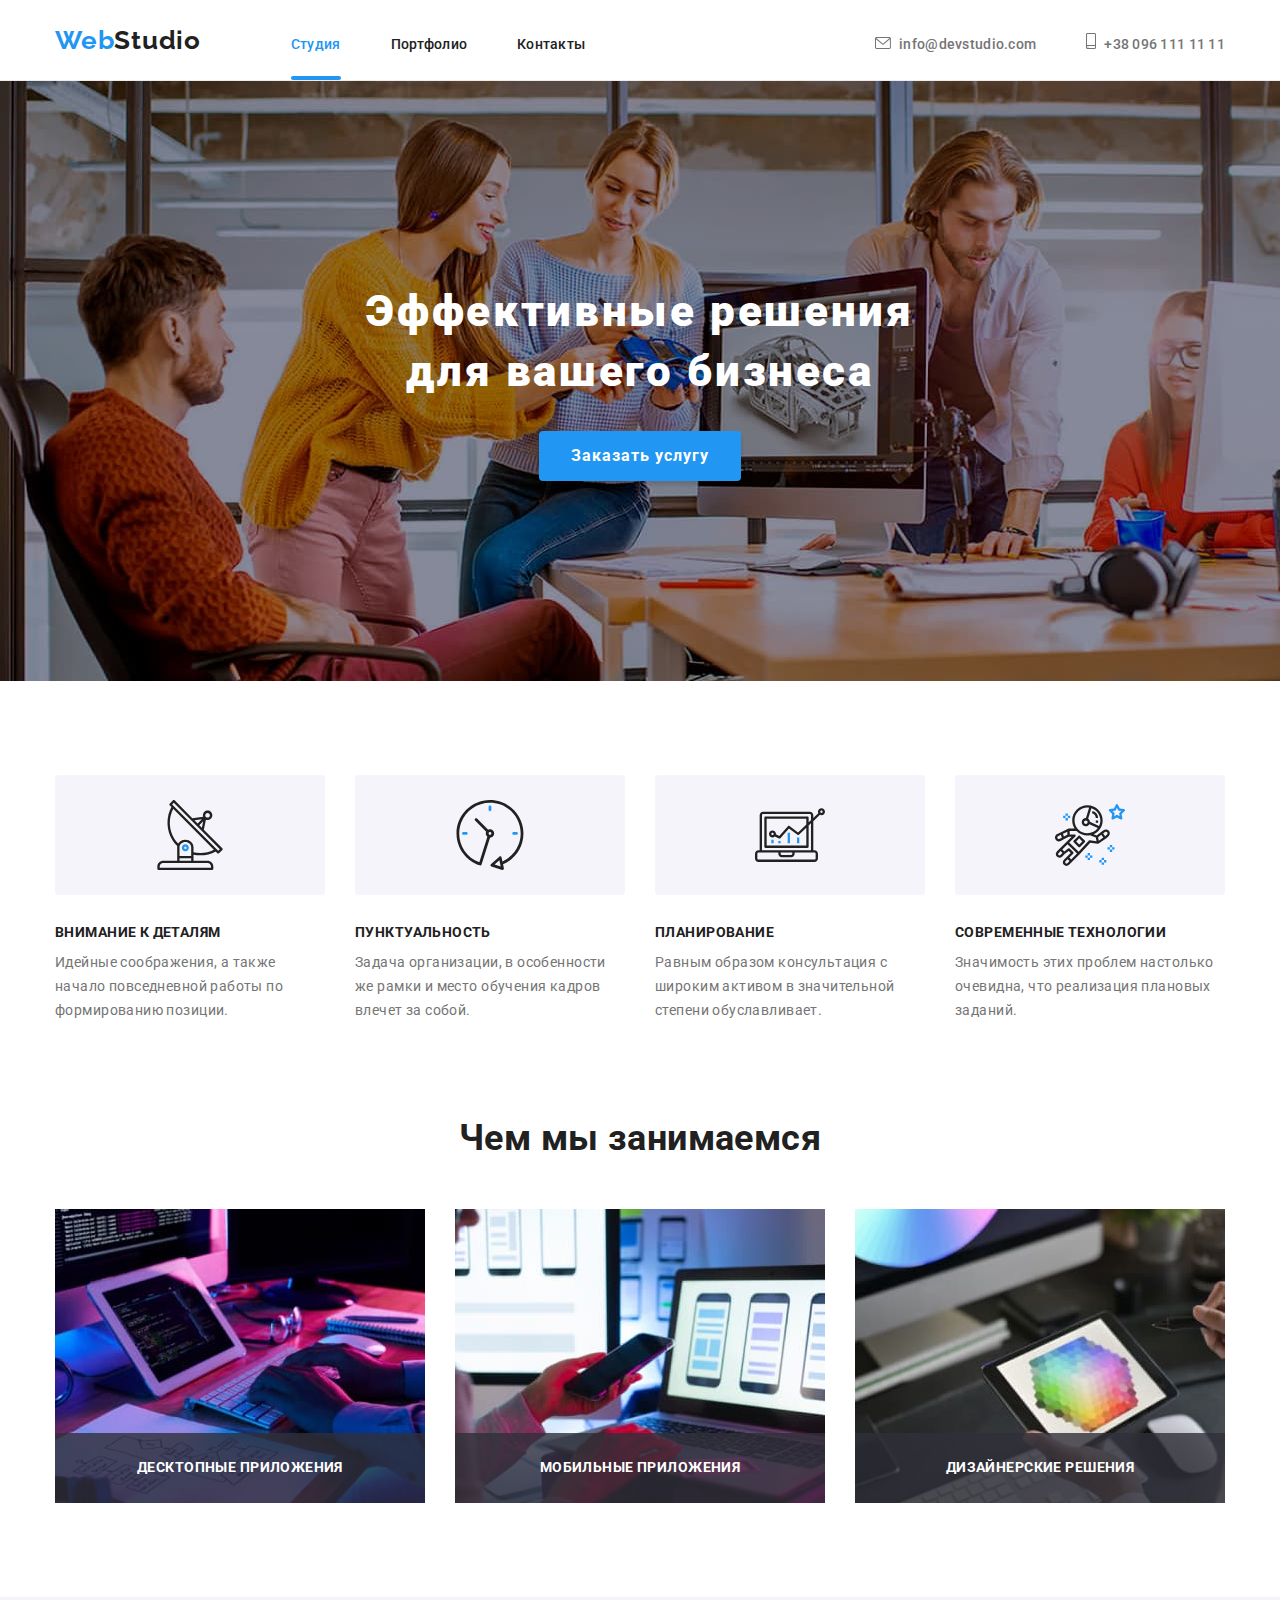
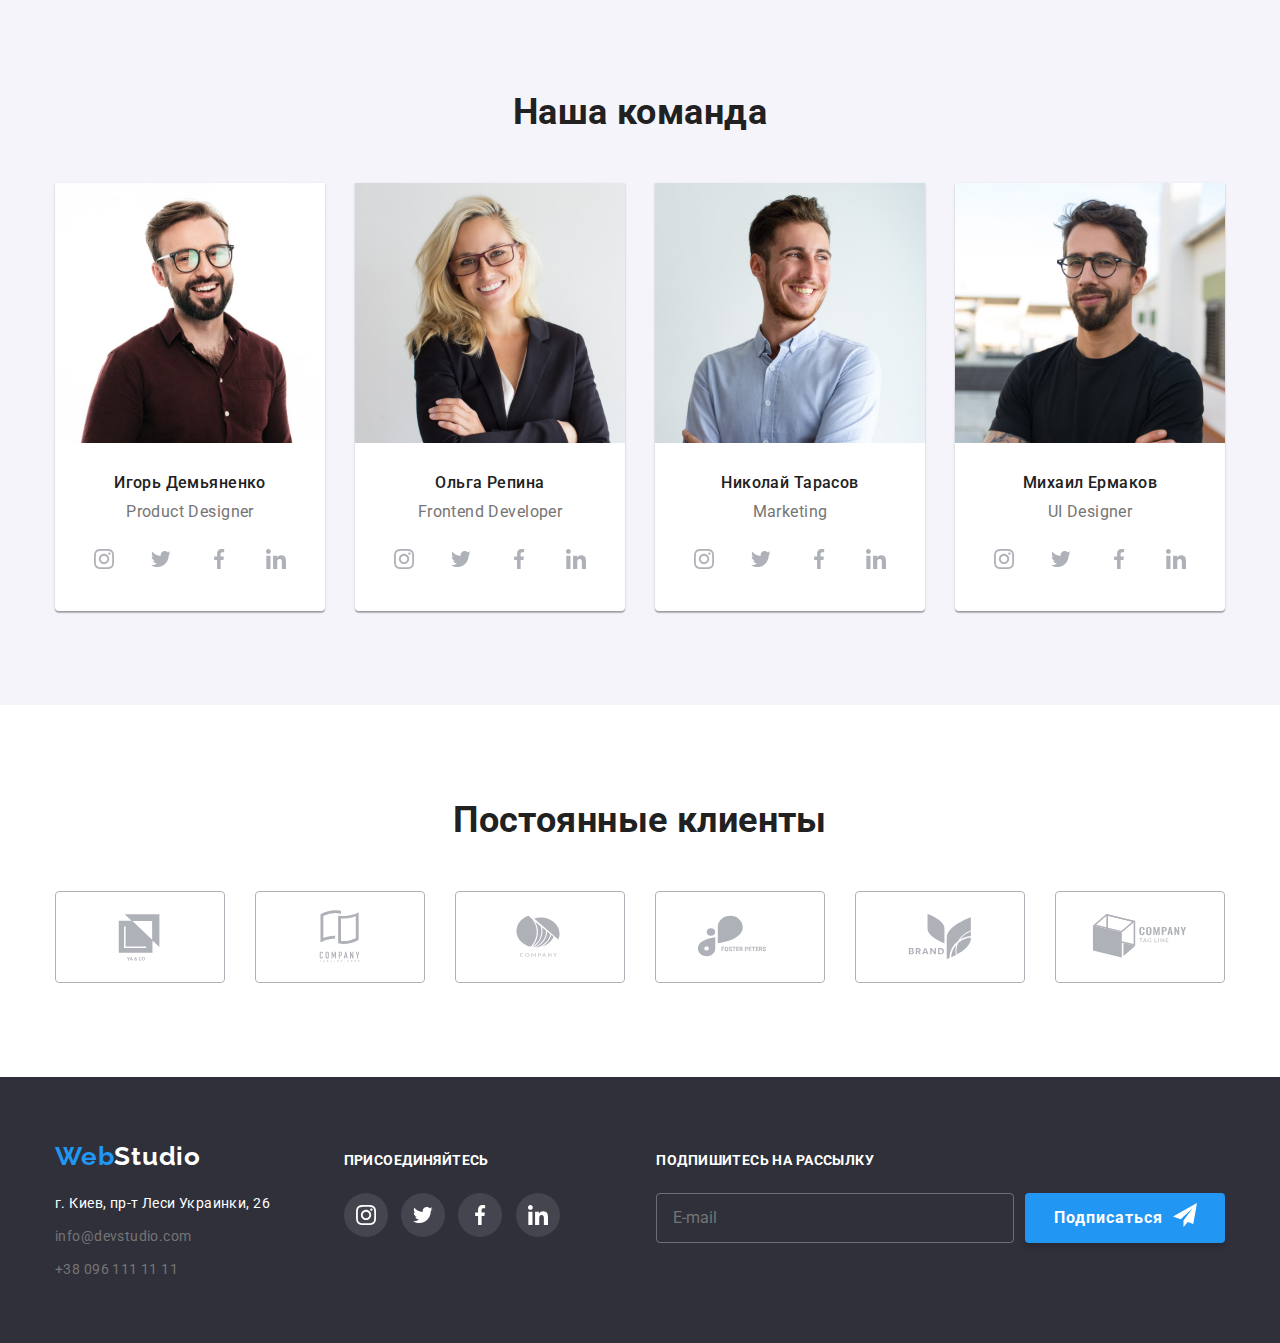
<file: index.html>
<!DOCTYPE html>
<html lang="ru">

<head>
  <meta charset="UTF-8">
  <meta http-equiv="X-UA-Compatible" content="IE=edge">
  <meta name="viewport" content="width=device-width, initial-scale=1.0">
  <title>Студия</title>
  <link rel="preconnect" href="https://fonts.googleapis.com">
  <link rel="preconnect" href="https://fonts.gstatic.com" crossorigin>
  <link href="https://fonts.googleapis.com/css2?family=Raleway:wght@700&family=Roboto:wght@400;500;700;900&display=swap"
    rel="stylesheet">
  <link rel="stylesheet" href="https://cdnjs.cloudflare.com/ajax/libs/modern-normalize/1.1.0/modern-normalize.min.css">
  <!--<link rel="stylesheet" href="./css/styles.css">-->
  <link rel="stylesheet" href="./css/main.min.css">

</head>

<body>

  <header class="page-header">

    <div class="page-header__addition container">

              <a lang="en" href="./index.html" class="logo underline-remover"><span class="logo__design">Web</span>Studio</a>


      <nav class="page-header__navigation">


        
        <ul class="page-header__list--first">
          <li class="page-header__item"><a href="./index.html"
              class="page-header__link active underline-remover">Студия</a>
          </li>
          <li class="page-header__item"><a href="./portfolio.html"
              class="page-header__link underline-remover">Портфолио</a>
          </li>
          <li class="page-header__item"><a href="./contacts.html"
              class="page-header__link underline-remover">Контакты</a>
          </li>
        </ul>

                    <button class="button__menu--open" data-menu-open>
                      <svg class="" width="24" height="16">
                        <use href="./images/icons.svg#icon-burger-button"></use>
                      </svg>
                    </button>


      </nav>

      <ul class="page-header__list--second">
        <li class="page-header__item--alternative"><a href="mailto:info@devstudio.com"
            class="page-header__contacts underline-remover"><svg class="page-header__icon--envelope" >
              <use href="./images/icons.svg#icon-envelope"></use>
            </svg>info@devstudio.com</a>
        </li>
        <li class="page-header__item--alternative"><a href="tel:+380961111111" class="page-header__contacts underline-remover"><svg
              class="page-header__icon--smartphone" >
              <use href="./images/icons.svg#icon-smartphone"></use>
            </svg>+38 096 111 11 11</a>
        </li>
      </ul>
    </div>

<div class="header-menu is-hidden" data-menu>
        <button class="menu-close" data-menu-close>
          <svg class="menu-x" width="44" height="44">
            <use href="./images/icons.svg#icon-x"></use>
          </svg>
        </button>

        <div class="header-menu__nav">
          <ul>
            <li class="header-menu__item">
              <a class="header-menu__link underline-remover current" href="./index.html">Студия</a>
            </li>
            <li class="header-menu__item">
              <a class="header-menu__link underline-remover" href="./portfolio.html">Портфолио</a>
            </li>
            <li class="header-menu__item">
              <a class="header-menu__link underline-remover" href="">Контакты</a>
            </li>
          </ul>
        </div>

        <div>
          <ul>
            <li>
              <a class="header-menu__telephone underline-remover" href="tel:+380961111111">+38 096 111 11 11</a>
            </li>
            <li>
              <a class="header-menu__email underline-remover" href="mailto:info@devstudio.com">info@devstudio.com</a>
            </li>
          </ul>
          <div>
            <ul class="header-menu__social">
              <li class="header-menu__social-item">
                <a class="header-menu__social-link underline-remover" href="">Instagram</a>
              </li>
              <li class="header-menu__social-item">
                <a class="header-menu__social-link underline-remover" href="">Twitter</a>
              </li>
              <li class="header-menu__social-item">
                <a class="header-menu__social-link underline-remover" href="">Facebook</a>
              </li>
              <li class="header-menu__social-item">
                <a class="header-menu__social-link underline-remover" href="">LinkedIn</a>
              </li>
            </ul>
          </div>
        </div>
      </div>

  </header>

  <main class="page-main">

    <section class="hero">
      <div class="hero__background">
        <div class="container">
          <h1 class="hero__title">Эффективные решения <br />для вашего бизнеса</h1>
          <button type="button" class="button button__hero" data-modal-open>Заказать услугу</button>
        </div>
      </div>
    </section>

    <section class="hang section">
      <div class="container">
        <h2 hidden>Особенности</h2>
        <ul class="hang__list">
          <li class="hang__item">
            <div class="hang-box"><svg class="hang-box__sign" width="70" height="70">
                <use href="./images/icons.svg#icon-antenna"></use>
              </svg>
            </div>
            <h3 class="hang__title">ВНИМАНИЕ К ДЕТАЛЯМ</h3>
            <p class="hang__text">Идейные соображения, а также начало повседневной работы по формированию позиции.
            </p>
          </li>
          <li class="hang__item">
            <div class="hang-box"><svg class="hang-box__sign" width="70" height="70">
                <use href="./images/icons.svg#icon-clock"></use>
              </svg>
            </div>
            <h3 class="hang__title">ПУНКТУАЛЬНОСТЬ</h3>
            <p class="hang__text">Задача организации, в особенности же рамки и место обучения кадров влечет за
              собой.
            </p>
          </li>
          <li class="hang__item">
            <div class="hang-box"><svg class="hang-box__sign" width="70" height="70">
                <use href="./images/icons.svg#icon-diagram"></use>
              </svg>
            </div>
            <h3 class="hang__title">ПЛАНИРОВАНИЕ</h3>
            <p class="hang__text">Равным образом консультация с широким активом в значительной степени
              обуславливает.
            </p>
          </li>
          <li class="hang__item">
            <div class="hang-box"><svg class="hang-box__sign" width="70" height="70">
                <use href="./images/icons.svg#icon-astronaut"></use>
              </svg>
            </div>
            <h3 class="hang__title">СОВРЕМЕННЫЕ ТЕХНОЛОГИИ</h3>
            <p class="hang__text">Значимость этих проблем настолько очевидна, что реализация плановых заданий.</p>
          </li>
        </ul>
      </div>
    </section>

    <section class="ourjob section">
      <div class="container">
        <h2 class="ourjob__title">Чем мы занимаемся</h2>
        <ul class="ourjob__list">
          <li class="ourjob__item">
            <div class="thumb">
              <a href="">
                <img srcset="./images/img-desktop/1x/img-one-d1x.jpg 1x, ./images/img-desktop/2x/img-one-d2x.jpg 2x"
                src="./images/img-desktop/1x/img-one-d1x.jpg" alt="написание кода" width="370" height="294">
              </a>
              <p class="label">Десктопные приложения</p>
            </div>
          </li>
          <li class="ourjob__item">
            <div class="thumb">
              <a href="">
                <img srcset="./images/img-desktop/1x/img-two-d1x.jpg 1x, ./images/img-desktop/2x/img-two-d2x.jpg 2x"
                src="./images/img-desktop/1x/img-two-d1x.jpg" alt="оптимизация проекта" width="370" height="294">
              </a>
              <p class="label">Мобильные приложения</p>
            </div>
          </li>
          <li class="ourjob__item">
            <div class="thumb">
              <a href="">
                <img srcset="./images/img-desktop/1x/img-three-d1x.jpg 1x, ./images/img-desktop/2x/img-three-d2x.jpg 2x"
                src="./images/img-desktop/1x/img-three-d1x.jpg" alt="дизайн проекта" width="370" height="294">
              </a>
              <p class="label">Дизайнерские решения</p>
            </div>
          </li>
        </ul>
      </div>
    </section>

    <section class="team section">
      <div class="container">
        <h2 class="team__title">Наша команда</h2>
        <ul class="team__list">
          <li class="team__item">
            <div>
              <picture>
              <source srcset="
              ./images/img-desktop/1x/img-igor-d1x.jpg 1x,
              ./images/img-desktop/2x/img-igor-d2x.jpg 2x
              " media="(min-width:1200px)" type="image/jpeg" />
              <source srcset="
              ./images/img-tablet/1x/img-igor-t1x.jpg 1x,
              ./images/img-tablet/2x/img-igor-t2x.jpg 2x
              " media="(min-width:768px)" type="image/jpeg" />
              <img srcset="
              ./images/img-mobile/1x/img-igor-m1x.jpg 1x,
              ./images/img-mobile/2x/img-igor-m2x.jpg 2x
              " src="./images/img-mobile/1x/img-igor-m1x.jpg"
              alt="ИгорьДемьяненко" width="450" height="460" />
              </picture>
              <!-- <img src="./images/img-desktop/1x/img-igor-d1x.jpg" alt="ИгорьДемьяненко"> -->
              <h3 class="team__text">Игорь Демьяненко</h3>
              <p lang="en" class="team__undertext">Product Designer</p>
              <div class="team__social">
                <a href="" class="team__link"><svg class="" width="20" height="20">
                    <use href="./images/icons.svg#icon-instagram" class=""></use>
                  </svg></a>
                <a href="" class="team__link"><svg class="" width="20" height="20">
                    <use href="./images/icons.svg#icon-twitter" class=""></use>
                  </svg></a>
                <a href="" class="team__link"><svg class="" width="20" height="20">
                    <use href="./images/icons.svg#icon-facebook" class=""></use>
                  </svg></a>
                <a href="" class="team__link"><svg class="" width="20" height="20">
                    <use href="./images/icons.svg#icon-linkedin" class=""></use>
                  </svg></a>
              </div>
            </div>
          </li>
          <li class="team__item">
            <div>
              <picture>
                <source srcset="
              ./images/img-desktop/1x/img-olga-d1x.jpg 1x,
              ./images/img-desktop/2x/img-olga-d2x.jpg 2x
              " media="(min-width:1200px)" type="image/jpeg" />
                <source srcset="
              ./images/img-tablet/1x/img-olga-t1x.jpg 1x,
              ./images/img-tablet/2x/img-olga-t2x.jpg 2x
              " media="(min-width:768px)" type="image/jpeg" />
                <img srcset="
              ./images/img-mobile/1x/img-olga-m1x.jpg 1x,
              ./images/img-mobile/2x/img-olga-m2x.jpg 2x
              " src="./images/img-mobile/1x/img-olga-m1x.jpg" alt="ОльгаРепина" width="450" height="460" />
              </picture>
              <!-- <img src="./images/img-desktop/1x/img-olga-d1x.jpg" alt="ОльгаРепина"> -->
              <h3 class="team__text">Ольга Репина</h3>
              <p lang="en" class="team__undertext">Frontend Developer</p>
              <div class="team__social">
                <a href="" class="team__link"><svg class="" width="20" height="20">
                    <use href="./images/icons.svg#icon-instagram" class=""></use>
                  </svg></a>
                <a href="" class="team__link"><svg class="" width="20" height="20">
                    <use href="./images/icons.svg#icon-twitter" class=""></use>
                  </svg></a>
                <a href="" class="team__link"><svg class="" width="20" height="20">
                    <use href="./images/icons.svg#icon-facebook" class=""></use>
                  </svg></a>
                <a href="" class="team__link"><svg class="" width="20" height="20">
                    <use href="./images/icons.svg#icon-linkedin" class=""></use>
                  </svg></a>
              </div>

            </div>
          </li>
          <li class="team__item">
            <div>
              <picture>
                <source srcset="
              ./images/img-desktop/1x/img-nikolai-d1x.jpg 1x,
              ./images/img-desktop/2x/img-nikolai-d2x.jpg 2x
              " media="(min-width:1200px)" type="image/jpeg" />
                <source srcset="
              ./images/img-tablet/1x/img-nikolai-t1x.jpg 1x,
              ./images/img-tablet/2x/img-nikolai-t2x.jpg 2x
              " media="(min-width:768px)" type="image/jpeg" />
                <img srcset="
              ./images/img-mobile/1x/img-nikolai-m1x.jpg 1x,
              ./images/img-mobile/2x/img-nikolai-m2x.jpg 2x
              " src="./images/img-mobile/1x/img-nikolai-m1x.jpg" alt="НиколайТарасов" width="450" height="460" />
              </picture>
              <!-- <img src="./images/img-desktop/1x/img-nikolai-d1x.jpg" alt="НиколайТарасов"> -->
              <h3 class="team__text">Николай Тарасов</h3>
              <p lang="en" class="team__undertext">Marketing</p>
              <div class="team__social">
                <a href="" class="team__link"><svg class="" width="20" height="20">
                    <use href="./images/icons.svg#icon-instagram" class=""></use>
                  </svg></a>
                <a href="" class="team__link"><svg class="" width="20" height="20">
                    <use href="./images/icons.svg#icon-twitter" class=""></use>
                  </svg></a>
                <a href="" class="team__link"><svg class="" width="20" height="20">
                    <use href="./images/icons.svg#icon-facebook" class=""></use>
                  </svg></a>
                <a href="" class="team__link"><svg class="" width="20" height="20">
                    <use href="./images/icons.svg#icon-linkedin" class=""></use>
                  </svg></a>
              </div>

            </div>
          </li>
          <li class="team__item">
            <div>
              <picture>
                <source srcset="
              ./images/img-desktop/1x/img-mihail-d1x.jpg 1x,
              ./images/img-desktop/2x/img-mihail-d2x.jpg 2x
              " media="(min-width:1200px)" type="image/jpeg" />
                <source srcset="
              ./images/img-tablet/1x/img-mihail-t1x.jpg 1x,
              ./images/img-tablet/2x/img-mihail-t2x.jpg 2x
              " media="(min-width:768px)" type="image/jpeg" />
                <img srcset="
              ./images/img-mobile/1x/img-mihail-m1x.jpg 1x,
              ./images/img-mobile/2x/img-mihail-m2x.jpg 2x
              " src="./images/img-mobile/1x/img-mihail-m1x.jpg" alt="МихаилЕрмаков" width="450" height="460" />
              </picture>
              <!-- <img src="./images/img-desktop/1x/img-mihail-d1x.jpg" alt="МихаилЕрмаков"> -->
              <h3 class="team__text">Михаил Ермаков</h3>
              <p lang="en" class="team__undertext">UI Designer</p>
              <div class="team__social">
                <a href="" class="team__link"><svg class="" width="20" height="20">
                    <use href="./images/icons.svg#icon-instagram" class=""></use>
                  </svg></a>
                <a href="" class="team__link"><svg class="" width="20" height="20">
                    <use href="./images/icons.svg#icon-twitter" class=""></use>
                  </svg></a>
                <a href="" class="team__link"><svg class="" width="20" height="20">
                    <use href="./images/icons.svg#icon-facebook" class=""></use>
                  </svg></a>
                <a href="" class="team__link"><svg class="" width="20" height="20">
                    <use href="./images/icons.svg#icon-linkedin" class=""></use>
                  </svg></a>
              </div>

            </div>
          </li>
        </ul>

      </div>
    </section>

    <section class="clients section container">
      <h2 class="clients__title">Постоянные клиенты</h2>
      <ul class="clients__list">
        <li class="clients__item">
          <a href="">
            <div class="clients-box">
              <svg class="clients-box__logo" width="106" height="60">
                <use href="./images/icons.svg#icon-ya_and_co"></use>
              </svg>
            </div>
          </a>
        </li>
        <li class="clients__item">
          <a href="">
            <div class="clients-box">
              <svg class="clients-box__logo" width="106" height="60">
                <use href="./images/icons.svg#icon-co_tagline_here"></use>
              </svg>
            </div>
          </a>
        </li>
        <li class="clients__item">
          <a href="">
            <div class="clients-box">
              <svg class="clients-box__logo" width="106" height="60">
                <use href="./images/icons.svg#icon-company"></use>
              </svg>
            </div>
          </a>
        </li>
        <li class="clients__item">
          <a href="">
            <div class="clients-box">
              <svg class="clients-box__logo" width="106" height="60">
                <use href="./images/icons.svg#icon-foster_peters"></use>
              </svg>
            </div>
          </a>
        </li>
        <li class="clients__item">
          <a href="">
            <div class="clients-box">
              <svg class="clients-box__logo" width="106" height="60">
                <use href="./images/icons.svg#icon-brand"></use>
              </svg>
            </div>
          </a>
        </li>
        <li class="clients__item">
          <a href="">
            <div class="clients-box">
              <svg class="clients-box__logo" width="106" height="60">
                <use href="./images/icons.svg#icon-co_tag_line"></use>
              </svg>
            </div>
          </a>
        </li>
      </ul>

    </section>

  </main>

  <footer class="page-footer">

    <div class="container page-footer__sectors">

      <div class="page-footer__firstsector">

        <a lang="en" href="/" class="logo logo__alternative underline-remover"><span
            class="logo__design">Web</span>Studio</a>

        <address class="page-footer">

          <ul class="page-footer__list">

            <li class="page-footer__item"><a href="https://goo.gl/maps/7DvcRTHnyAGBfCf57" target="_blank"
                rel="noopener noreferrer" class="page-footer underline-remover white-adress">г.
                Киев, пр-т Леси Украинки, 26</a>
            </li>

            <li class="page-footer__item"><a href="mailto:info@devstudio.com"
                class="page-footer__address underline-remover">info@devstudio.com</a>
            </li>

            <li class="page-footer__item"><a href="tel:+380961111111" class="page-footer__address underline-remover">+38
                096 111 11 11</a>
            </li>

          </ul>

        </address>

      </div>

      <div class="page-footer__secondsector">

        <p class="page-footer__title">ПРИСОЕДИНЯЙТЕСЬ</p>

        <div class="page-footer__social">

          <a href="" class="page-footer__sociallink"><svg class="" width="20" height="20">
              <use href="./images/icons.svg#icon-instagram"></use>
            </svg></a>
          <a href="" class="page-footer__sociallink"><svg class="" width="20" height="20">
              <use href="./images/icons.svg#icon-twitter"></use>
            </svg></a>
          <a href="" class="page-footer__sociallink"><svg class="" width="20" height="20">
              <use href="./images/icons.svg#icon-facebook"></use>
            </svg></a>
          <a href="" class="page-footer__sociallink"><svg class="" width="20" height="20">
              <use href="./images/icons.svg#icon-linkedin"></use>
            </svg></a>
            
        </div>
      </div>

      <div class="page-footer__thirdsector">
        <p class="page-footer__title">ПОДПИШИТЕСЬ НА РАССЫЛКУ</p>
        <form class="page-footer__block">
          <label for="user-email"></label>
          <input type="email" name="email" id="user-email" placeholder="E-mail" class="email-input" />
          <button type="submit" class="button button__footer">Подписаться<svg class="button__footer--icon" width="24"
              height="24">
              <use href="./images/icons.svg#icon-send"></use>
            </svg>
          </button>
        </form>
      </div>

    </div>
  </footer>

  <div class="backdrop is-hidden" data-modal>
    <div class="modal">
      <button class="button__modal--close" data-modal-close>
        <svg class="" width="17" height="17">
          <use href="./images/icons.svg#icon-x"></use>
        </svg>
      </button>
      <b class="modal__heading">Оставьте свои данные, мы вам перезвоним</b>
      <form class="modal__form">
        <div class="modal__field">
          <label for="input-name" class="modal__lable">Имя</label>
          <span class="input-wrap">
            <input type="text" id="input-name" class="modal__input" name="modal-name" />
            <svg class="modal__icon" width="18" height="18">
              <use href="./images/icons.svg#icon-person"></use>
            </svg>
          </span>
        </div>
        <div class="modal__field">
          <label for="input-tel" class="modal__lable">Телефон</label>
          <span class="input-wrap">
            <input type="tel" id="input-tel" class="modal__input" name="modal-name" />
            <svg class="modal__icon" width="18" height="18">
              <use href="./images/icons.svg#icon-phone"></use>
            </svg>
          </span>
        </div>
        <div class="modal__field">
          <label for="input-email" class="modal__lable">Почта</label>
          <span class="input-wrap">
            <input type="email" id="input-email" class="modal__input" name="modal-name" />
            <svg class="modal__icon" width="18" height="18">
              <use href="./images/icons.svg#icon-envelope-alternative"></use>
            </svg>
          </span>
        </div>
        <div class="modal__field">
          <label for="comment" class="modal__lable">Комментарий</label>
          <textarea name="modal-comments" id="comment" class="modal-comments" placeholder="Введите текст"></textarea>
        </div>
        <div class="modal__field--check">
          <input type="checkbox" id="check" name="policy" class="visually-hidden checkbox" />
          <label for="check" class="check-label"><span class="icon-check">
              <svg class="modal-check-icon" width="16" height="15">
                <use href="./images/icons.svg#icon-v"></use>
              </svg> </span>Соглашаюсь с рассылкой и принимаю
            <a class="modal__link" href="">Условия договора</a></label>
        </div>
        <button class="button button__modal--send" type="submit">Отправить</button>
      </form>
    </div>
  </div>

  <script src="./js/menu.js"></script>
  <script src="./js/modal.js"></script>

</body>

</html>
</file>
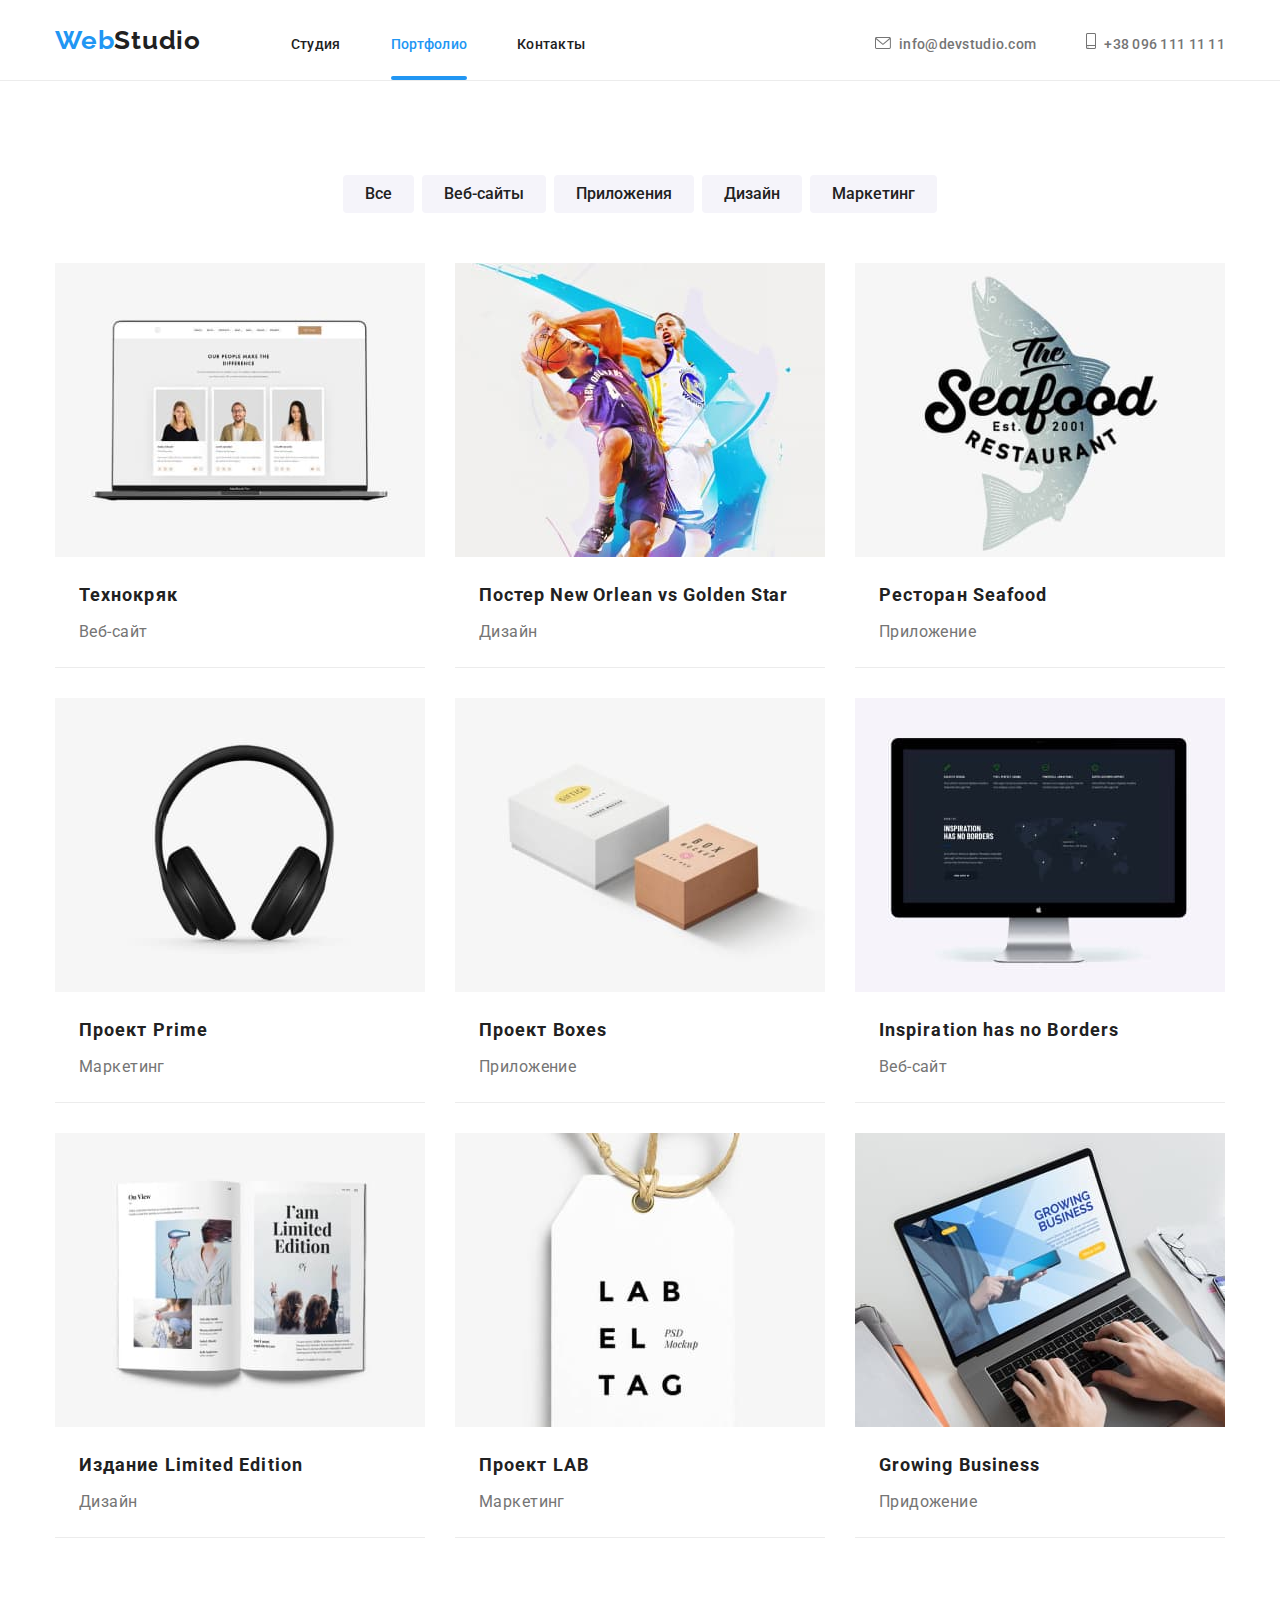
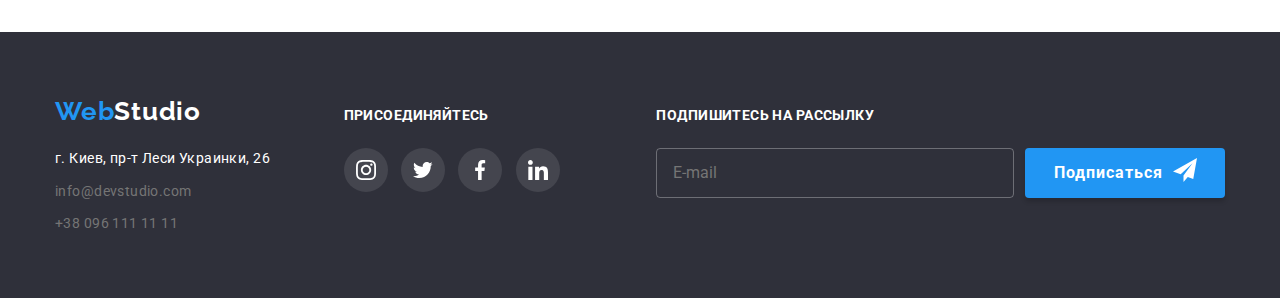
<file: portfolio.html>
<!DOCTYPE html>
<html lang="ru">

<head>
  <meta charset="UTF-8">
  <meta http-equiv="X-UA-Compatible" content="IE=edge">
  <meta name="viewport" content="width=device-width, initial-scale=1.0">
  <title>Портфолио</title>
  <link rel="preconnect" href="https://fonts.googleapis.com">
  <link rel="preconnect" href="https://fonts.gstatic.com" crossorigin>
  <link href="https://fonts.googleapis.com/css2?family=Raleway:wght@700&family=Roboto:wght@400;500;700;900&display=swap"
    rel="stylesheet">
  <link rel="stylesheet" href="https://cdnjs.cloudflare.com/ajax/libs/modern-normalize/1.1.0/modern-normalize.min.css">
  <!--<link rel="stylesheet" href="./css/styles.css">-->
  <link rel="stylesheet" href="./css/portfolio.min.css">

</head>

<body>
  <header class="page-header">
  
    <div class="page-header__addition container">
  
      <a lang="en" href="./index.html" class="logo underline-remover"><span class="logo__design">Web</span>Studio</a>
  
  
      <nav class="page-header__navigation">
  
  
  
        <ul class="page-header__list--first">
          <li class="page-header__item"><a href="./index.html"
              class="page-header__link underline-remover">Студия</a>
          </li>
          <li class="page-header__item"><a href="./portfolio.html"
              class="page-header__link active underline-remover">Портфолио</a>
          </li>
          <li class="page-header__item"><a href="./contacts.html" class="page-header__link underline-remover">Контакты</a>
          </li>
        </ul>
  
        <button class="button__menu--open" data-menu-open>
          <svg class="" width="24" height="16">
            <use href="./images/icons.svg#icon-burger-button"></use>
          </svg>
        </button>
  
  
      </nav>
  
      <ul class="page-header__list--second">
        <li class="page-header__item--alternative"><a href="mailto:info@devstudio.com"
            class="page-header__contacts underline-remover"><svg class="page-header__icon--envelope">
              <use href="./images/icons.svg#icon-envelope"></use>
            </svg>info@devstudio.com</a>
        </li>
        <li class="page-header__item--alternative"><a href="tel:+380961111111"
            class="page-header__contacts underline-remover"><svg class="page-header__icon--smartphone">
              <use href="./images/icons.svg#icon-smartphone"></use>
            </svg>+38 096 111 11 11</a>
        </li>
      </ul>
    </div>
  
    <div class="header-menu is-hidden" data-menu>
      <button class="menu-close" data-menu-close>
        <svg class="menu-x" width="44" height="44">
          <use href="./images/icons.svg#icon-x"></use>
        </svg>
      </button>
  
      <div class="header-menu__nav">
        <ul>
          <li class="header-menu__item">
            <a class="header-menu__link underline-remover" href="./index.html">Студия</a>
          </li>
          <li class="header-menu__item">
            <a class="header-menu__link underline-remover current" href="./portfolio.html">Портфолио</a>
          </li>
          <li class="header-menu__item">
            <a class="header-menu__link underline-remover" href="">Контакты</a>
          </li>
        </ul>
      </div>
  
      <div>
        <ul>
          <li>
            <a class="header-menu__telephone underline-remover" href="tel:+380961111111">+38 096 111 11 11</a>
          </li>
          <li>
            <a class="header-menu__email underline-remover" href="mailto:info@devstudio.com">info@devstudio.com</a>
          </li>
        </ul>
        <div>
          <ul class="header-menu__social">
            <li class="header-menu__social-item">
              <a class="header-menu__social-link underline-remover" href="">Instagram</a>
            </li>
            <li class="header-menu__social-item">
              <a class="header-menu__social-link underline-remover" href="">Twitter</a>
            </li>
            <li class="header-menu__social-item">
              <a class="header-menu__social-link underline-remover" href="">Facebook</a>
            </li>
            <li class="header-menu__social-item">
              <a class="header-menu__social-link underline-remover" href="">LinkedIn</a>
            </li>
          </ul>
        </div>
      </div>
    </div>
  
  </header>

  <main>

    <section class="portfolio section">
      <div class="container">
        <h1 hidden>Портфолио</h1>
        <ul class="portfolio-filter">
          <li class="portfolio-filter__button--position">
            <button type="button" class="portfolio-filter__button">Все</button>
          </li>
          <li class="portfolio-filter__button--position">
            <button type="button" class="portfolio-filter__button">Веб-сайты</button>
          </li>
          <li class="portfolio-filter__button--position">
            <button type="button" class="portfolio-filter__button">Приложения</button>
          </li>
          <li class="portfolio-filter__button--position">
            <button type="button" class="portfolio-filter__button">Дизайн</button>
          </li>
          <li class="portfolio-filter__button--position">
            <button type="button" class="portfolio-filter__button">Маркетинг</button>
          </li>

        </ul>
        <ul class="portfolio-content">

          <li class="portfolio-content__item">
            <a href="" class="underline-remover portfolio-card">
              <div class="thumb">
                <picture>
                  <source srcset="
                                                        ./images/img-desktop/1x/img-portfolio-one-d1x.jpg 1x,
                                                        ./images/img-desktop/2x/img-portfolio-one-d2x.jpg 2x
                                                      " media="(min-width:1200px)" type="image/jpeg" />
                  <source srcset="
                                                        ./images/img-tablet/1x/img-portfolio-one-t1x.jpg 1x,
                                                        ./images/img-tablet/2x/img-portfolio-one-t2x.jpg 2x
                                                      " media="(min-width:768px)" type="image/jpeg" />
                  <img srcset="
                                                        ./images/img-mobile/1x/img-portfolio-one-m1x.jpg 1x,
                                                        ./images/img-mobile/2x/img-portfolio-one-m2x.jpg 2x
                                                      " src="./images/img-mobile/1x/img-portfolio-one-m1x.jpg" alt="Технокряк"
                    width="450" height="294" />
                </picture>
                <!-- <img src="./images/img-desktop/1x/img-portfolio-one-d1x.jpg" alt="Технокряк"> -->
                <div class="portfolio-content__description">
                  <p class="portfolio-content__text">Технокряк это современная площадка распространения коронавируса.
                    Компании используют эту платформу для цифрового
                    шпионажа и атак на защищённые сервера конкурентов.</p>
                </div>
              </div>

              <div class="portfolio-card__content">
                <h2 class="portfolio-content__title">Технокряк</h2>
                <p class="portfolio-content__sign">Веб-сайт</p>
              </div>
            </a>
          </li>

          <li class="portfolio-content__item">
            <a href="" class="underline-remover portfolio-card">
              <div class="thumb">
                <picture>
                  <source srcset="
                                                        ./images/img-desktop/1x/img-portfolio-two-d1x.jpg 1x,
                                                        ./images/img-desktop/2x/img-portfolio-two-d2x.jpg 2x
                                                      " media="(min-width:1200px)" type="image/jpeg" />
                  <source srcset="
                                                        ./images/img-tablet/1x/img-portfolio-two-t1x.jpg 1x,
                                                        ./images/img-tablet/2x/img-portfolio-two-t2x.jpg 2x
                                                      " media="(min-width:768px)" type="image/jpeg" />
                  <img srcset="
                                                        ./images/img-mobile/1x/img-portfolio-two-m1x.jpg 1x,
                                                        ./images/img-mobile/2x/img-portfolio-two-m2x.jpg 2x
                                                      " src="./images/img-mobile/1x/img-portfolio-two-m1x.jpg" alt="Постер New Orlean vs Golden Star"
                    width="450" height="294" />
                </picture>
                <!-- <img src="./images/img-desktop/1x/img-portfolio-two-d1x.jpg" alt="Постер New Orlean vs Golden Star"> -->
                <div class="portfolio-content__description">
                  <p class="portfolio-content__text">Технокряк это современная площадка распространения коронавируса.
                    Компании используют
                    эту платформу для цифрового
                    шпионажа и атак на защищённые сервера конкурентов.</p>
                </div>

              </div>

              <div class="portfolio-card__content">
                <h2 class="portfolio-content__title neworlean">Постер <span lang="en">New Orlean vs Golden Star</span>
                </h2>
                <p class="portfolio-content__sign">Дизайн</p>
              </div>
            </a>
          </li>

          <li class="portfolio-content__item">
            <a href="" class="underline-remover portfolio-card">
              <div class="thumb">
                <picture>
                  <source srcset="
                                                        ./images/img-desktop/1x/img-portfolio-three-d1x.jpg 1x,
                                                        ./images/img-desktop/2x/img-portfolio-three-d2x.jpg 2x
                                                      " media="(min-width:1200px)" type="image/jpeg" />
                  <source srcset="
                                                        ./images/img-tablet/1x/img-portfolio-three-t1x.jpg 1x,
                                                        ./images/img-tablet/2x/img-portfolio-three-t2x.jpg 2x
                                                      " media="(min-width:768px)" type="image/jpeg" />
                  <img srcset="
                                                        ./images/img-mobile/1x/img-portfolio-three-m1x.jpg 1x,
                                                        ./images/img-mobile/2x/img-portfolio-three-m2x.jpg 2x
                                                      " src="./images/img-mobile/1x/img-portfolio-three-m1x.jpg" alt="Ресторан Seafood"
                    width="450" height="294" />
                </picture>
                <!-- <img src="./images/img-desktop/1x/img-portfolio-three-d1x.jpg" alt="Ресторан Seafood"> -->
                <div class="portfolio-content__description">
                  <p class="portfolio-content__text">Технокряк это современная площадка распространения коронавируса.
                    Компании используют
                    эту платформу для цифрового
                    шпионажа и атак на защищённые сервера конкурентов.</p>
                </div>

              </div>

              <div class="portfolio-card__content">
                <h2 class="portfolio-content__title">Ресторан <span lang="en">Seafood</span></h2>
                <p class="portfolio-content__sign">Приложение</p>
              </div>
            </a>
          </li>

          <li class="portfolio-content__item">
            <a href="" class="underline-remover portfolio-card">
              <div class="thumb">
                <picture>
                  <source srcset="
                                                        ./images/img-desktop/1x/img-portfolio-four-d1x.jpg 1x,
                                                        ./images/img-desktop/2x/img-portfolio-four-d2x.jpg 2x
                                                      " media="(min-width:1200px)" type="image/jpeg" />
                  <source srcset="
                                                        ./images/img-tablet/1x/img-portfolio-four-t1x.jpg 1x,
                                                        ./images/img-tablet/2x/img-portfolio-four-t2x.jpg 2x
                                                      " media="(min-width:768px)" type="image/jpeg" />
                  <img srcset="
                                                        ./images/img-mobile/1x/img-portfolio-four-m1x.jpg 1x,
                                                        ./images/img-mobile/2x/img-portfolio-four-m2x.jpg 2x
                                                      " src="./images/img-mobile/1x/img-portfolio-four-m1x.jpg" alt="Проект Prime"
                    width="450" height="294" />
                </picture>
                <!-- <img src="./images/img-desktop/1x/img-portfolio-four-d1x.jpg" alt="Проект Prime"> -->
                <div class="portfolio-content__description">
                  <p class="portfolio-content__text">Технокряк это современная площадка распространения коронавируса.
                    Компании используют
                    эту платформу для цифрового
                    шпионажа и атак на защищённые сервера конкурентов.</p>
                </div>

              </div>

              <div class="portfolio-card__content">
                <h2 class="portfolio-content__title">Проект <span lang="en">Prime</span></h2>
                <p class="portfolio-content__sign">Маркетинг</p>
              </div>
            </a>
          </li>

          <li class="portfolio-content__item">
            <a href="" class="underline-remover portfolio-card">
              <div class="thumb">
                <picture>
                  <source srcset="
                                                        ./images/img-desktop/1x/img-portfolio-five-d1x.jpg 1x,
                                                        ./images/img-desktop/2x/img-portfolio-five-d2x.jpg 2x
                                                      " media="(min-width:1200px)" type="image/jpeg" />
                  <source srcset="
                                                        ./images/img-tablet/1x/img-portfolio-five-t1x.jpg 1x,
                                                        ./images/img-tablet/2x/img-portfolio-five-t2x.jpg 2x
                                                      " media="(min-width:768px)" type="image/jpeg" />
                  <img srcset="
                                                        ./images/img-mobile/1x/img-portfolio-five-m1x.jpg 1x,
                                                        ./images/img-mobile/2x/img-portfolio-five-m2x.jpg 2x
                                                      " src="./images/img-mobile/1x/img-portfolio-five-m1x.jpg" alt="Проект Boxes"
                    width="450" height="294" />
                </picture>
                <!-- <img src="./images/img-desktop/1x/img-portfolio-five-d1x.jpg" alt="Проект Boxes"> -->
                <div class="portfolio-content__description">
                  <p class="portfolio-content__text">Технокряк это современная площадка распространения коронавируса.
                    Компании используют
                    эту платформу для цифрового
                    шпионажа и атак на защищённые сервера конкурентов.</p>
                </div>

              </div>

              <div class="portfolio-card__content">
                <h2 class="portfolio-content__title">Проект <span lang="en">Boxes</span></h2>
                <p class="portfolio-content__sign">Приложение</p>
              </div>
            </a>
          </li>

          <li class="portfolio-content__item">
            <a href="" class="underline-remover portfolio-card">
              <div class="thumb">
                <picture>
                  <source srcset="
                                                        ./images/img-desktop/1x/img-portfolio-six-d1x.jpg 1x,
                                                        ./images/img-desktop/2x/img-portfolio-six-d2x.jpg 2x
                                                      " media="(min-width:1200px)" type="image/jpeg" />
                  <source srcset="
                                                        ./images/img-tablet/1x/img-portfolio-six-t1x.jpg 1x,
                                                        ./images/img-tablet/2x/img-portfolio-six-t2x.jpg 2x
                                                      " media="(min-width:768px)" type="image/jpeg" />
                  <img srcset="
                                                        ./images/img-mobile/1x/img-portfolio-six-m1x.jpg 1x,
                                                        ./images/img-mobile/2x/img-portfolio-six-m2x.jpg 2x
                                                      " src="./images/img-mobilemobilemobile/1x/img-portfolio-six-m1x.jpg" alt="Inspiration has no Borders"
                    width="450" height="294" />
                </picture>
                <!-- <img src="./images/img-desktop/1x/img-portfolio-six-d1x.jpg" alt="Inspiration has no Borders"> -->
                <div class="portfolio-content__description">
                  <p class="portfolio-content__text">Технокряк это современная площадка распространения коронавируса.
                    Компании используют
                    эту платформу для цифрового
                    шпионажа и атак на защищённые сервера конкурентов.</p>
                </div>

              </div>

              <div class="portfolio-card__content">
                <h2 lang="en" class="portfolio-content__title">Inspiration has no Borders</h2>
                <p class="portfolio-content__sign">Веб-сайт</p>
              </div>
            </a>
          </li>

          <li class="portfolio-content__item">
            <a href="" class="underline-remover portfolio-card">
              <div class="thumb">
                <picture>
                  <source srcset="
                                                        ./images/img-desktop/1x/img-portfolio-seven-d1x.jpg 1x,
                                                        ./images/img-desktop/2x/img-portfolio-seven-d2x.jpg 2x
                                                      " media="(min-width:1200px)" type="image/jpeg" />
                  <source srcset="
                                                        ./images/img-tablet/1x/img-portfolio-seven-t1x.jpg 1x,
                                                        ./images/img-tablet/2x/img-portfolio-seven-t2x.jpg 2x
                                                      " media="(min-width:768px)" type="image/jpeg" />
                  <img srcset="
                                                        ./images/img-mobile/1x/img-portfolio-seven-m1x.jpg 1x,
                                                        ./images/img-mobile/2x/img-portfolio-seven-m2x.jpg 2x
                                                      " src="./images/img-mobile/1x/img-portfolio-seven-m1x.jpg" alt="Издание Limited Edition"
                    width="450" height="294" />
                </picture>
                <!-- <img src="./images/img-desktop/1x/img-portfolio-seven-d1x.jpg" alt="Издание Limited Edition"> -->
                <div class="portfolio-content__description">
                  <p class="portfolio-content__text">Технокряк это современная площадка распространения коронавируса.
                    Компании используют
                    эту платформу для цифрового
                    шпионажа и атак на защищённые сервера конкурентов.</p>
                </div>

              </div>

              <div class="portfolio-card__content">
                <h2 class="portfolio-content__title">Издание <span lang="en">Limited Edition</span></h2>
                <p class="portfolio-content__sign">Дизайн</p>
              </div>
            </a>
          </li>

          <li class="portfolio-content__item">
            <a href="" class="underline-remover portfolio-card">
              <div class="thumb">
                <picture>
                  <source srcset="
                                                        ./images/img-desktop/1x/img-portfolio-eight-d1x.jpg 1x,
                                                        ./images/img-desktop/2x/img-portfolio-eight-d2x.jpg 2x
                                                      " media="(min-width:1200px)" type="image/jpeg" />
                  <source srcset="
                                                        ./images/img-tablet/1x/img-portfolio-eight-t1x.jpg 1x,
                                                        ./images/img-tablet/2x/img-portfolio-eight-t2x.jpg 2x
                                                      " media="(min-width:768px)" type="image/jpeg" />
                  <img srcset="
                                                        ./images/img-mobile/1x/img-portfolio-eight-m1x.jpg 1x,
                                                        ./images/img-mobile/2x/img-portfolio-eight-m2x.jpg 2x
                                                      " src="./images/img-mobile/1x/img-portfolio-eight-m1x" alt="Проект LAB"
                    width="450" height="294" />
                </picture>
                <!-- <img src="./images/img-desktop/1x/img-portfolio-eight-d1x.jpg" alt="Проект LAB"> -->
                <div class="portfolio-content__description">
                  <p class="portfolio-content__text">Технокряк это современная площадка распространения коронавируса.
                    Компании используют
                    эту платформу для цифрового
                    шпионажа и атак на защищённые сервера конкурентов.</p>
                </div>

              </div>

              <div class="portfolio-card__content">
                <h2 class="portfolio-content__title">Проект <span lang="en">LAB</span></h2>
                <p class="portfolio-content__sign">Маркетинг</p>
              </div>
            </a>
          </li>

          <li class="portfolio-content__item">
            <a href="" class="underline-remover portfolio-card">
              <div class="thumb">
                <picture>
                  <source srcset="
                                        ./images/img-desktop/1x/img-portfolio-nine-d1x.jpg 1x,
                                        ./images/img-desktop/2x/img-portfolio-nine-d2x.jpg 2x
                                      " media="(min-width:1200px)" type="image/jpeg" />
                  <source srcset="
                                        ./images/img-tablet/1x/img-portfolio-nine-t1x.jpg 1x,
                                        ./images/img-tablet/2x/img-portfolio-nine-t2x.jpg 2x
                                      " media="(min-width:768px)" type="image/jpeg" />
                  <img srcset="
                                        ./images/img-mobilemobilemobile/1x/img-portfolio-nine-m1x.jpg 1x,
                                        ./images/img-mobile/2x/img-portfolio-nine-m2x.jpg 2x
                                      " src="./images/img-mobile/1x/img-portfolio-nine-m1x" alt="Growing Business" width="450" height="294" />
                </picture>
                <!-- <img src="./images/img-desktop/1x/img-portfolio-nine-d1x.jpg" alt="Growing Business"> -->
                <div class="portfolio-content__description">
                  <p class="portfolio-content__text">Технокряк это современная площадка распространения коронавируса.
                    Компании используют
                    эту платформу для цифрового
                    шпионажа и атак на защищённые сервера конкурентов.</p>
                </div>

              </div>

              <div class="portfolio-card__content">
                <h2 lang="en" class="portfolio-content__title">Growing Business</h2>
                <p class="portfolio-content__sign">Придожение</p>
              </div>
            </a>
          </li>

        </ul>
      </div>
    </section>

  </main>

  <footer class="page-footer">
  
    <div class="container page-footer__sectors">
  
      <div class="page-footer__firstsector">
  
        <a lang="en" href="/" class="logo logo__alternative underline-remover"><span
            class="logo__design">Web</span>Studio</a>
  
        <address class="page-footer">
  
          <ul class="page-footer__list">
  
            <li class="page-footer__item"><a href="https://goo.gl/maps/7DvcRTHnyAGBfCf57" target="_blank"
                rel="noopener noreferrer" class="page-footer underline-remover white-adress">г.
                Киев, пр-т Леси Украинки, 26</a>
            </li>
  
            <li class="page-footer__item"><a href="mailto:info@devstudio.com"
                class="page-footer__address underline-remover">info@devstudio.com</a>
            </li>
  
            <li class="page-footer__item"><a href="tel:+380961111111" class="page-footer__address underline-remover">+38
                096 111 11 11</a>
            </li>
  
          </ul>
  
        </address>
  
      </div>
  
      <div class="page-footer__secondsector">
  
        <p class="page-footer__title">ПРИСОЕДИНЯЙТЕСЬ</p>
  
        <div class="page-footer__social">
  
          <a href="" class="page-footer__sociallink"><svg class="" width="20" height="20">
              <use href="./images/icons.svg#icon-instagram"></use>
            </svg></a>
          <a href="" class="page-footer__sociallink"><svg class="" width="20" height="20">
              <use href="./images/icons.svg#icon-twitter"></use>
            </svg></a>
          <a href="" class="page-footer__sociallink"><svg class="" width="20" height="20">
              <use href="./images/icons.svg#icon-facebook"></use>
            </svg></a>
          <a href="" class="page-footer__sociallink"><svg class="" width="20" height="20">
              <use href="./images/icons.svg#icon-linkedin"></use>
            </svg></a>
  
        </div>
  
      </div>
  
      <div class="page-footer__thirdsector">
        <p class="page-footer__title">ПОДПИШИТЕСЬ НА РАССЫЛКУ</p>
        <form class="page-footer__block">
          <label for="user-email"></label>
          <input type="email" name="email" id="user-email" placeholder="E-mail" class="email-input" />
          <button type="submit" class="button button__footer">Подписаться<svg class="button__footer--icon" width="24"
              height="24">
              <use href="./images/icons.svg#icon-send"></use>
            </svg>
          </button>
        </form>
      </div>
    </div>
  </footer>

  <script src="./js/menu.js"></script>

</body>

</html>
</file>
<file: css/styles.css>
:root {
  --white-color: #ffffff;
  --main-title-color: #2f303a;
  --secondary-title-color: #f5f4fa;
  --main-text-color: #212121;
  --secondary-text-color: #757575;
  --accent-color: #2196f3;
  --card-set-gap: 30px;
  --svg-main-color: #afb1b8;
}
h1,
h2,
h3,
h4,
h5,
h6,
p {
  margin: 0;
}
/*убрать точки из списков*/
ul {
  list-style-type: none;
  margin: 0;
  padding: 0;
}
/*убрать стандартные подчеркивание ссылок*/
.underline-remover {
  text-decoration: none;
}
html {
  box-sizing: border-box;
}
*,
*::before,
*::after {
  box-sizing: inherit;
}

body {
  font-family: 'Roboto', sans-serif;
  font-style: normal;
  color: var(--main-text-color);
  font-weight: 400;
  font-size: 14px;
  letter-spacing: 0.03em;
  min-width: fit-content;
}

img {
  display: block;
  max-width: 100%;
  height: auto;
}
.section {
  padding-top: 94px;
  padding-bottom: 94px;
}
.container {
  width: 1200px;
  padding-right: 15px;
  padding-left: 15px;
  margin: 0 auto;
}

/* Секция Шапка/Header */
.page-header {
  align-items: center;
  background-color: var(--white-color);
  font-weight: 500;
  line-height: 1.14;
  letter-spacing: 0.02em;
  text-decoration: none;
  border-bottom: 1px solid #ececec;
}
.page-header-div {
  display: flex;
  padding-top: 25px;
  padding-bottom: 24px;
  align-items: center;
  justify-content: space-between;
}
.page-header-navigation {
  display: flex;
  align-items: center;
}
.page-header-navigation > a {
  margin-right: 93px;
}
.page-header-list {
  display: flex;
  align-items: baseline;
}
.page-header-list-item {
  margin-right: 50px;
}
.page-header-list-item:last-child {
  margin-right: 0;
}
.page-header-link {
  color: var(--main-text-color);
  padding-top: 15px;
  padding-bottom: 15px;
  position: relative;
  transition: color 250ms cubic-bezier(0.4, 0, 0.2, 1);
}
.page-header-link:hover,
.page-header-link:focus {
  color: var(--accent-color);
}
.page-header-contacts {
  color: var(--secondary-text-color);
  padding-top: 15px;
  padding-bottom: 15px;
  fill: var(--secondary-text-color);
  transition: color 250ms cubic-bezier(0.4, 0, 0.2, 1),
    fill 250ms cubic-bezier(0.4, 0, 0.2, 1);
}
.page-header-contacts:hover,
.page-header-contacts:focus {
  color: var(--accent-color);
  fill: var(--accent-color);
}
.logo {
  font-family: 'Raleway', sans-serif;
  font-weight: 700;
  font-size: 26px;
  line-height: 1.19;
  /* identical to box height */
  letter-spacing: 0.03em;
  color: var(--main-text-color);
}
.logo-design {
  color: var(--accent-color);
}
.active {
  color: var(--accent-color);
}
.active::after {
  content: '';
  display: block;
  background: var(--accent-color);
  height: 4px;
  border-radius: 2px;
  bottom: -16px;
  width: 100%;
  position: absolute;
}
.envelope {
  margin-right: 10px;
}
.smartphone {
  margin-right: 10px;
}

/* Секция Подвал/Footer */
.page-footer {
  background-color: var(--main-title-color);
  font-style: normal;
  line-height: 1.71;
  color: var(--white-color);
  transition: color 250ms cubic-bezier(0.4, 0, 0.2, 1);
}
.page-footer-logo {
  display: inline-block;
  font-family: 'Raleway', sans-serif;
  font-weight: 700;
  font-size: 26px;
  line-height: 1.19;
  /* identical to box height */
  color: var(--white-color);
  margin-bottom: 20px;
}
.page-footer-address {
  line-height: 1.71;
  color: var(--secondary-text-color);
  transition: color 250ms cubic-bezier(0.4, 0, 0.2, 1);
}
.page-footer-address:focus,
.page-footer-address:hover {
  color: var(--accent-color);
}
.page-footer-list {
  display: inline-block;
}
.page-footer-list-item {
  margin-bottom: 9px;
}
.page-footer-first {
  padding-top: 60px;
  padding-bottom: 60px;
}
.page-footer-list-item:last-child {
  margin-bottom: 0px;
}
.page-footer-sectors {
  display: flex;
  flex-wrap: wrap;
  flex-direction: row;
  justify-content: flex-start;
}
.page-footer-second {
  padding-top: 72px;
  padding-bottom: 100px;
  margin-left: 70px;
}
.connect-to-us {
  font-weight: 700;
  letter-spacing: 1.14;
  margin-bottom: 20px;
}
.white-adress:hover,
.white-adress:focus {
  color: var(--accent-color);
}
.footer-social-link {
  display: inline-block;
  background-color: rgba(255, 255, 255, 0.1);
  border-radius: 50%;
  fill: var(--white-color);
  margin-right: 10px;
  width: 44px;
  height: 44px;
  padding: 12px;
  border-width: 0;
  transition: background-color 250ms cubic-bezier(0.4, 0, 0.2, 1);
}
.footer-social-link:last-child {
  margin-right: 0;
}
.footer-social-link:hover,
.footer-social-link:focus {
  background-color: var(--accent-color);
}
.page-footer-third {
  padding-top: 72px;
  padding-bottom: 100px;
  margin-left: 93px;
}
.btn-icon-send {
  fill: var(--white-color);
  margin-left: 10px;
  position: absolute;
}
.btn-footer {
  position: relative;
  color: var(--white-color);
  background-color: var(--accent-color);
  border-radius: 4px;
  text-decoration: none;
  font-size: 16px;
  line-height: 1.87;
  cursor: pointer;
  font-family: 'Roboto', sans-serif;
  font-weight: 700;
  letter-spacing: 0.06em;
  border: none;
  padding: 10px 62px 10px 29px;
  margin: 0;
  transition: background-color 250ms cubic-bezier(0.4, 0, 0.2, 1);
}

.btn-footer:hover,
.btn-footer:focus {
  color: var(--white-color);
  background-color: #188ce8;
  border-radius: 4px;
  text-decoration: none;
  font-size: 16px;
  line-height: 1.87;
  cursor: pointer;
  font-family: 'Roboto', sans-serif;
  font-weight: 700;
  letter-spacing: 0.06em;
  border: none;
  padding: 10px 62px 10px 29px;
  margin: 0;
}

.email-input {
  background-color: transparent;
  display: inline-block;
  width: 356px;
  height: 50px;
  padding: 0 0 0 16px;
  border-radius: 4px;
  margin-right: 12px;
  border: 1px solid rgba(255, 255, 255, 0.3);

  font-family: 'Roboto', sans-serif;
  font-style: normal;
  font-weight: 400;
  font-size: 16px;
  line-height: 1.25;

  color: var(--white-color);
}
.email-input::placeholder {
  padding-top: 15px;
  padding-bottom: 15px;
}
.email-input:focus {
  color: var(--white-color);
  padding-left: 16px;
}
.email-input:focus {
  background-color: transparent;
  display: inline-block;
  width: 356px;
  height: 50px;
  border-radius: 4px;
  margin-right: 12px;
  border: 1px solid var(--accent-color);
}
.email-input:focus-visible {
  outline: none;
}

/* Секция Герой/Hero */
.hero {
  background-color: #c4c4c4;
  text-align: center;
}
.hero-title {
  margin-bottom: 30px;
  font-weight: 900;
  font-size: 44px;
  line-height: 1.36;
  letter-spacing: 0.06em;
  color: var(--white-color);
  padding-top: 200px;
}
.bg-hero {
  background-image: url(../images/img-hero.jpg);
  background-repeat: no-repeat;
  background-position: center;
  background-size: cover;
  max-width: 1600px;
  height: 600px;
  margin-right: auto;
  margin-left: auto;
  text-align: center;
}

/*.bg-hero:hover,
.bg-hero:focus {
  background-image: linear-gradient(
      to right,
      rgba(47, 48, 58, 0.4),
      rgba(47, 48, 58, 0.4)
    ),
    url(../images/img-hero.jpg);
  background-repeat: no-repeat;
  background-position: 50% 50%;
}*/

/* Кнопки */
.btn {
  color: var(--white-color);
  background-color: var(--accent-color);
  border-radius: 4px;
  text-decoration: none;
  font-size: 16px;
  line-height: 1.87;
  cursor: pointer;
  font-family: 'Roboto', sans-serif;
  font-weight: 700;
  letter-spacing: 0.06em;
  border: none;
  padding: 10px 32px;
  margin: 0;
  transition: background-color 250ms cubic-bezier(0.4, 0, 0.2, 1);
}

.btn:hover,
.btn:focus {
  color: var(--white-color);
  background-color: #188ce8;
  border-radius: 4px;
  text-decoration: none;
  font-size: 16px;
  line-height: 1.87;
  cursor: pointer;
  font-family: 'Roboto', sans-serif;
  font-weight: 700;
  letter-spacing: 0.06em;
  border: none;
  padding: 10px 32px;
  margin: 0;
}
.button {
  color: var(--main-text-color);
  background-color: var(--secondary-title-color);
  border-radius: 4px;
  text-decoration: none;
  font-size: 16px;
  line-height: 1.62;
  cursor: pointer;
  font-family: 'Roboto', sans-serif;
  font-weight: 500;
  border: none;
  padding: 6px 22px;
  margin: 0;
  transition: color 250ms cubic-bezier(0.4, 0, 0.2, 1),
    background-color 250ms cubic-bezier(0.4, 0, 0.2, 1),
    box-shadow 250ms cubic-bezier(0.4, 0, 0.2, 1);
}
.button:hover,
.button:focus {
  color: var(--white-color);
  background-color: var(--accent-color);
  border-radius: 4px;
  text-decoration: none;
  font-size: 16px;
  line-height: 1.62;
  cursor: pointer;
  font-family: 'Roboto', sans-serif;
  font-weight: 500;
  box-shadow: 0px 3px 1px rgba(0, 0, 0, 0.1), 0px 1px 2px rgba(0, 0, 0, 0.08),
    0px 2px 2px rgba(0, 0, 0, 0.12);
}

/* Секция Особенности/Hang */
.hang {
  padding-top: 94px;
}
.hang-title {
  font-weight: 700;
  font-size: 14px;
  line-height: 1.17;
  margin-bottom: 10px;
}
.hang-text {
  font-weight: 400;
  line-height: 1.71;
  color: var(--secondary-text-color);
}
.hang-list {
  display: flex;
  flex-wrap: wrap;
  margin-right: calc(-1 * var(--card-set-gap));
}
.hang-list-li {
  flex-basis: calc(100% / 4 - var(--card-set-gap));
  margin-right: var(--card-set-gap);
}
.box {
  display: flex;
  background-color: #f5f4fa;
  width: 270px;
  height: 120px;
  margin-bottom: 30px;
}
.sign {
  margin: 25px auto;
}

/* Секция Чем мы занимаемся/Ourjob */
.ourjob-title {
  font-size: 36px;
  font-weight: 700;
  line-height: 1.17;
  text-align: center;
  margin-bottom: 50px;
}
.ourjob-list {
  display: flex;
}
.ourjob-list-li {
  margin-right: 30px;
}
.ourjob-list-li:last-child {
  margin-right: 0;
}
.thumb {
  position: relative;
  overflow: hidden;
}
.thumb > .label {
  position: absolute;
  bottom: 0;
  margin: 0;
  padding-top: 27px;
  padding-bottom: 27px;
  width: 100%;
  font-family: 'Roboto', sans-serif;
  font-style: normal;
  font-weight: 700;
  font-size: 14px;
  line-height: 1.14;
  text-align: center;
  letter-spacing: 0.03em;
  text-transform: uppercase;
  color: var(--white-color);
  background-color: rgba(47, 48, 58, 0.8);
}

/* Секция Наша Команда/Team */
.team {
  background-color: var(--secondary-title-color);
}
.team-title {
  font-size: 36px;
  font-weight: 700;
  line-height: 1.17;
  text-align: center;
  margin-bottom: 50px;
}
.team-text {
  font-size: 16px;
  font-weight: 500;
  line-height: 1.19;
  margin: 30px auto 10px;
}
.team-undertext {
  font-size: 16px;
  line-height: 1.19;
  color: var(--secondary-text-color);
  margin: 0 auto 16px;
}
.team-list {
  display: flex;
}
.team-list-li {
  background-color: var(--white-color);
  margin-right: 30px;
  box-shadow: 0px 1px 3px rgba(0, 0, 0, 0.12), 0px 1px 1px rgba(0, 0, 0, 0.14),
    0px 2px 1px rgba(0, 0, 0, 0.2);
  border-radius: 0px 0px 4px 4px;
  text-align: center;
}
.team-list-li:last-child {
  margin-right: 0;
}
.team-social-link {
  display: inline-block;
  background-color: inherit;
  border-radius: 50%;
  fill: var(--svg-main-color);
  margin-right: 10px;
  background-color: inherit;
  width: 44px;
  height: 44px;
  padding: 12px;
  border-width: 0;
  transition: fill 250ms cubic-bezier(0.4, 0, 0.2, 1),
    background-color 250ms cubic-bezier(0.4, 0, 0.2, 1);
}
.team-social-link:last-child {
  margin-right: 0;
}
.team-social-link:hover,
.team-social-link:focus {
  background-color: var(--accent-color);
  fill: var(--white-color);
}
.team-social {
  text-align: center;
  margin-bottom: 30px;
}

/* Секция Постоянные Клиенты/Clients */

.clients-list {
  display: flex;
  flex-wrap: wrap;
  justify-content: space-between;
  flex-basis: calc(100% / 6 - var(--card-set-gap));
  margin-right: calc(-1 * var(--card-set-gap));
}
.box-clients {
  border: 1px solid var(--svg-main-color);
  border-radius: 4px;
  margin-right: var(--card-set-gap);
  height: 92px;
  width: 170px;
  display: flex;
  fill: var(--svg-main-color);
  transition: border 250ms cubic-bezier(0.4, 0, 0.2, 1),
    fill 250ms cubic-bezier(0.4, 0, 0.2, 1);
}
.box-clients:hover,
.box-clients:focus {
  fill: var(--accent-color);
  border: 1px solid var(--accent-color);
}
.clients-title {
  font-size: 36px;
  font-weight: 700;
  line-height: 1.17;
  text-align: center;
  margin-bottom: 50px;
}
.company-logo {
  margin: auto;
}
/* Секция Портфолио/portfolio*/

.filter-nav {
  display: flex;
  justify-content: center;
  margin-bottom: 50px;
}
.filter-button-li {
  margin-right: 8px;
}
.filter-button-li:last-child {
  margin-right: 0;
}
.filter-content {
  display: flex;
  flex-wrap: wrap;
  margin-right: calc(-1 * var(--card-set-gap));
  margin-bottom: calc(-1 * var(--card-set-gap));
}
.filter-content-item {
  flex-basis: calc(100% / 3 - var(--card-set-gap));
  margin-right: var(--card-set-gap);
  margin-bottom: var(--card-set-gap);
  border-bottom: 1px solid #ececec;
  transition: box-shadow 250ms cubic-bezier(0.4, 0, 0.2, 1);
}
.filter-content-item:hover,
.filter-content-item:focus {
  box-shadow: 0px 1px 1px rgba(0, 0, 0, 0.12), 0px 4px 4px rgba(0, 0, 0, 0.06),
    1px 4px 6px rgba(0, 0, 0, 0.16);
}
.filter-content-title {
  font-weight: 700;
  font-size: 18px;
  line-height: 2;
  letter-spacing: 0.06em;
  color: var(--main-text-color);
}
.card-content {
  padding: 20px 24px;
}
.filter-content-sign {
  font-size: 16px;
  line-height: 1.87;
  color: var(--secondary-text-color);
  margin-top: 4px;
}
/* for safari browser*/
.neworlean {
  letter-spacing: 0.95px;
}

.card-thumb {
  position: relative;
  overflow: hidden;
}
.filter-content-description {
  position: absolute;
  background-color: rgba(33, 150, 243, 0.9);
  top: 0;
  width: 100%;
  height: 100%;
  padding: 63px 24px;
  transform: translateY(100%);
  transition: transform 250ms cubic-bezier(0.4, 0, 0.2, 1);
}
.filter-content-text {
  font-family: 'Roboto', sans-serif;
  font-style: normal;
  font-weight: 400;
  font-size: 18px;
  line-height: 1.56;
  letter-spacing: 0.03em;
  color: var(--white-color);
}
.filter-content-item:hover .filter-content-description {
  transform: translateY(0%);
}

/* Backdrop/модалка */

.backdrop {
  position: fixed;
  top: 0;
  left: 0;
  width: 100%;
  height: 100%;
  background-color: rgba(0, 0, 0, 0.2);
  opacity: 1;
  transition: opacity 250ms cubic-bezier(0.4, 0, 0.2, 1);
}

.backdrop.is-hidden {
  opacity: 0;
  pointer-events: none;
  visibility: visible;
}

.modal {
  position: absolute;
  top: 50%;
  left: 50%;
  transform: translate(-50%, -50%);
  padding: 40px;

  min-width: 528px;
  min-height: 581px;

  transition: 250ms cubic-bezier(0.4, 0, 0.2, 1);
  transform: translate(-50%, -50%) scale(1);

  background-color: var(--white-color);
  box-shadow: 0px 4px 4px rgba(0, 0, 0, 0.25);
}

.backdrop.is-hidden .modal {
  transition: 250ms cubic-bezier(0.4, 0, 0.2, 1);
  transform: translate(-50%, -50%) scale(1.5);
}

.modal-btn {
  position: absolute;
  top: 8px;
  right: 8px;
  cursor: pointer;

  display: flex;
  align-items: center;
  justify-content: center;

  box-sizing: border-box;
  height: 30px;
  width: 30px;
  border-radius: 50%;
  border: 1px solid rgba(0, 0, 0, 0.1);
  background-color: var(--white-color);
}
.modal-btn:hover,
.modal-btn:focus {
  fill: var(--accent-color);
}

/**/

.modal-heading {
  display: block;
  margin-bottom: 12px;
  font-family: 'Roboto', sans-serif;
  font-weight: 700;
  font-size: 20px;
  line-height: 1.15;
  text-align: center;
  letter-spacing: 0.03em;
  color: var(--main-text-color);
}

.modal-form-field {
  margin-bottom: 10px;
}

.modal-lable {
  display: block;
  margin-bottom: 4px;
  font-family: 'Roboto', sans-serif;
  font-size: 12px;
  line-height: 1.67;
  letter-spacing: 0.01em;
  color: var(--secondary-text-color);
}

.input-wrap {
  display: block;
  position: relative;
}

.modal-form-input {
  padding-left: 42px;
  width: 100%;
  height: 40px;
  border: 1px solid rgba(33, 33, 33, 0.2);
  box-sizing: border-box;
  border-radius: 4px;
  outline: transparent;
  transition: border-color 250ms cubic-bezier(0.4, 0, 0.2, 1);
}

.modal-form-icon {
  position: absolute;
  top: 50%;
  transform: translateY(-50%);
  left: 12px;
  fill: #212121;
  transition: fill 250ms cubic-bezier(0.4, 0, 0.2, 1);
}

.modal-form-input:focus {
  border-color: var(--accent-color);
}

.modal-form-input:focus + .modal-form-icon {
  fill: var(--accent-color);
}

.modal-comments {
  padding-top: 12px;
  padding-left: 16px;
  width: 100%;
  height: 120px;
  resize: none;
  border: 1px solid rgba(33, 33, 33, 0.2);
  box-sizing: border-box;
  border-radius: 4px;
  outline: transparent;
  font-size: 14px;
  transition: border-color 250ms cubic-bezier(0.4, 0, 0.2, 1);
}

.modal-comments::placeholder {
  font-family: 'Roboto', sans-serif;
  font-size: 12px;
  line-height: 1.67;
  letter-spacing: 0.01em;
  color: rgba(117, 117, 117, 0.5);
}

.modal-comments:focus {
  border-color: var(--accent-color);
}

.modal-check-field {
  margin-bottom: 30px;
}

.visually-hidden {
  position: absolute;
  width: 1px;
  height: 1px;
  margin: -1px;
  padding: 0;
  overflow: hidden;
  border: 0;
  clip: rect(0 0 0 0);
}

.check-label {
  display: flex;
  align-items: center;
  justify-content: center;
  font-family: 'Roboto', sans-serif;
  font-size: 14px;
  line-height: 1.71;
  letter-spacing: 0.03em;
  color: var(--secondary-text-color);
}

.modal-link {
  margin-left: 4px;
  color: var(--accent-color);
}

.icon-check {
  margin-right: 7px;
  width: 16px;
  height: 15px;
  border: 1px solid var(--main-text-color);
  border-radius: 4px;
  display: flex;
  align-items: center;
  justify-content: center;
}

.modal-check-icon {
  fill: var(--white-color);
}

.checkbox:checked + .check-label > .icon-check {
  background-color: var(--accent-color);
  border: transparent;
}

.check-btn {
  display: block;
  margin: 0 auto;
  width: 200px;
  height: 50px;
  padding: 10px 32px;
  font-weight: 700;
  font-size: 16px;
  line-height: 1.87;
  letter-spacing: 0.06em;
  background-color: var(--accent-color);
  color: var(--white-color);
  border-radius: 4px;
  border: hidden;
  box-shadow: 0px 4px 4px rgba(0, 0, 0, 0.15);
  cursor: pointer;
}
</file>
<file: css/main.min.css>
:root{--white-color: #ffffff;--main-title-color: #2f303a;--secondary-title-color: #f5f4fa;--main-text-color: #212121;--secondary-text-color: #757575;--accent-color: #2196f3;--svg-main-color: #afb1b8}h1,h2,h3,h4,h5,h6,p{margin:0}ul{list-style-type:none;margin:0;padding:0}.underline-remover{text-decoration:none}html{box-sizing:border-box}*,*::before,*::after{box-sizing:inherit}body{font-family:'Roboto', sans-serif;font-style:normal;color:var(--main-text-color);font-weight:400;font-size:14px;letter-spacing:0.03em;min-width:fit-content}img{display:block;max-width:100%;height:auto}.section{padding-top:60px;padding-bottom:60px}@media screen and (min-width: 480px){.section{padding-top:60px;padding-bottom:60px}}@media screen and (min-width: 768px){.section{padding-top:60px;padding-bottom:60px}}@media screen and (min-width: 1200px){.section{padding-top:94px;padding-bottom:94px}}.container{width:100%;padding-right:15px;padding-left:15px;margin:0 auto}@media screen and (min-width: 480px){.container{max-width:480px}}@media screen and (min-width: 768px){.container{max-width:768px}}@media screen and (min-width: 1200px){.container{max-width:1200px}}.button{color:var(--white-color);background-color:var(--accent-color);border-radius:4px;text-decoration:none;font-size:16px;line-height:1.87;cursor:pointer;font-family:'Roboto', sans-serif;font-weight:700;letter-spacing:00.06em;border:hidden;box-shadow:0px 4px 4px rgba(0,0,0,0.15);transition:background-color 250ms cubic-bezier(0.4, 0, 0.2, 1)}.button:hover,.button:focus{background-color:#188ce8}.button__hero{padding:10px 32px;margin:0}.button__footer{position:relative;padding:10px 62px 10px 29px;margin:20px auto 0}@media screen and (min-width: 1200px){.button__footer{margin:0}}.button__footer--icon{fill:var(--white-color);margin-left:10px;position:absolute}.button__modal--send{display:block;margin:0 auto;width:200px;height:50px;padding:10px 32px}.button__modal--close{position:absolute;top:8px;right:8px;cursor:pointer;display:flex;align-items:center;justify-content:center;box-sizing:border-box;height:30px;width:30px;border-radius:50%;border:1px solid rgba(0,0,0,0.1);background-color:var(--white-color)}.button__modal--close:focus,.button__modal--close:hover{fill:var(--accent-color)}.portfolio-filter__button{color:var(--main-text-color);background-color:var(--secondary-title-color);border-radius:4px;text-decoration:none;font-size:16px;line-height:1.62;cursor:pointer;font-family:'Roboto', sans-serif;font-weight:500;border:hidden;padding:6px 22px;margin:0;transition:color 250ms cubic-bezier(0.4, 0, 0.2, 1),background-color 250ms cubic-bezier(0.4, 0, 0.2, 1),box-shadow 250ms cubic-bezier(0.4, 0, 0.2, 1)}.portfolio-filter__button:hover,.portfolio-filter__button:focus{color:var(--white-color);background-color:var(--accent-color);box-shadow:0px 3px 1px rgba(0,0,0,0.1),0px 1px 2px rgba(0,0,0,0.08),0px 2px 2px rgba(0,0,0,0.12)}.button__menu--open{cursor:pointer;display:flex;align-items:center;justify-content:center;box-sizing:border-box;height:28px;width:40px;border:none;background-color:var(--white-color)}.button__menu--open:focus,.button__menu--open:hover{fill:var(--accent-color)}@media screen and (min-width: 768px){.button__menu--open{display:none}}.logo{font-family:'Raleway', sans-serif;font-weight:700;font-size:24px;line-height:calc(28 / 24);letter-spacing:0.03em;color:var(--main-text-color)}@media screen and (min-width: 1200px){.logo{font-size:26px;line-height:calc(31 / 26)}}.logo__design{color:var(--accent-color)}.thumb{position:relative;overflow:hidden}.thumb>.label{position:absolute;bottom:0;margin:0;padding-top:27px;padding-bottom:27px;width:100%;font-family:'Roboto', sans-serif;font-style:normal;font-weight:700;font-size:14px;line-height:1.14;text-align:center;letter-spacing:0.03em;text-transform:uppercase;color:var(--white-color);background-color:rgba(47,48,58,0.8)}.page-header{align-items:center;background-color:var(--white-color);font-weight:500;line-height:1.14;letter-spacing:0.02em;text-decoration:none;border-bottom:1px solid #ececec}.page-header__addition{padding:16px 15px 16px;display:flex;align-items:center;justify-content:space-between}@media screen and (min-width: 768px){.page-header__addition{padding:18px 15px 18px;display:flex;align-items:center;justify-content:space-between}}@media screen and (min-width: 1200px){.page-header__addition{display:flex;padding-top:25px;padding-bottom:24px;align-items:baseline;justify-content:space-between}}@media screen and (min-width: 1200px){.page-header__navigation{margin-left:-200px}}.page-header__list--first{display:none}@media screen and (min-width: 768px){.page-header__list--first{display:flex;align-items:baseline}}.page-header__list--second{display:none}@media screen and (min-width: 768px) and (max-width: 1199px){.page-header__list--second{display:flex;flex-direction:column;font-size:12px;line-height:calc(14 / 12)}}@media screen and (min-width: 1200px){.page-header__list--second{display:flex;flex-direction:row;align-items:baseline}}.page-header__item{margin-right:50px}.page-header__item:last-child{margin-right:0}.page-header__item--alternative:last-child{margin-top:10px}@media screen and (min-width: 1200px){.page-header__item--alternative{margin-right:50px;margin-bottom:0}.page-header__item--alternative:last-child{margin-right:0;margin-top:0}}.page-header__link{color:var(--main-text-color);padding-top:15px;padding-bottom:15px;position:relative;transition:color 250ms cubic-bezier(0.4, 0, 0.2, 1)}.page-header__link:hover,.page-header__link:focus{color:var(--accent-color)}.page-header__contacts{color:var(--secondary-text-color);fill:var(--secondary-text-color);transition:color 250ms cubic-bezier(0.4, 0, 0.2, 1),fill 250ms cubic-bezier(0.4, 0, 0.2, 1)}@media screen and (min-width: 1200px){.page-header__contacts{padding-top:15px;padding-bottom:15px}}.page-header__contacts:hover,.page-header__contacts:focus{color:var(--accent-color);fill:var(--accent-color)}.active{color:var(--accent-color)}.active::after{content:'';display:block;background:var(--accent-color);height:4px;border-radius:2px;bottom:-16px;width:100%;position:absolute}@media screen and (min-width: 1200px){.active::after{bottom:-13px}}.page-header__icon--envelope{margin-right:8px;width:14px;height:10px}@media screen and (min-width: 1200px){.page-header__icon--envelope{width:16px;height:12px}}.page-header__icon--smartphone{margin-right:8px;width:10px;height:14px}@media screen and (min-width: 1200px){.page-header__icon--smartphone{width:10px;height:16px}}.hero{background-color:#c4c4c4;text-align:center}.hero__title{font-weight:900;font-size:26px;line-height:calc(42 / 26);letter-spacing:0.06em;color:var(--white-color);padding-top:118px;margin-bottom:30px}@media screen and (min-width: 1200px){.hero__title{font-size:44px;line-height:calc(60 / 44);padding-top:200px}}.hero__background{background-image:url(../images/img-mobile/1x/img-hero-m1x.jpg);background-repeat:no-repeat;background-size:cover;height:400px;margin:0 auto}@media (min-device-pixel-ratio: 2), (-webkit-min-device-pixel-ratio: 2), (min-resolution: 192dpi), (min-resolution: 2dppx){.hero__background .hero{background-image:url(../images/img-mobile/2x/img-hero-m2x.jpg)}}@media screen and (min-width: 768px){.hero__background{background-image:url(../images/img-tablet/1x/img-hero-t1x.jpg)}}@media screen and (min-width: 768px) and (min-device-pixel-ratio: 2), screen and (min-width: 768px) and (-webkit-min-device-pixel-ratio: 2), screen and (min-width: 768px) and (min-resolution: 192dpi), screen and (min-width: 768px) and (min-resolution: 2dppx){.hero__background{background-image:url(../images/img-tablet/2x/img-hero-t2x.jpg)}}@media screen and (min-width: 1200px){.hero__background{max-width:1600px;height:600px;background-image:url(../images/img-desktop/1x/img-hero-d1x.jpg)}}@media screen and (min-width: 1200px) and (min-device-pixel-ratio: 2), screen and (min-width: 1200px) and (-webkit-min-device-pixel-ratio: 2), screen and (min-width: 1200px) and (min-resolution: 192dpi), screen and (min-width: 1200px) and (min-resolution: 2dppx){.hero__background{background-image:url(../images/img-desktop/2x/hero-d2x.jpg)}}.hang{padding-top:60px;padding-bottom:60px}@media screen and (min-width: 480px){.hang{padding-top:60px;padding-bottom:60px}}@media screen and (min-width: 768px){.hang{padding-top:60px;padding-bottom:60px}}@media screen and (min-width: 1200px){.hang{padding-top:94px;padding-bottom:0}}.hang-box__sign{margin:25px auto}@media screen and (min-width: 768px){.hang__list{display:flex;flex-wrap:wrap;margin:-15px;justify-content:center}}.hang__item{max-width:450px;margin:0 auto}@media screen and (max-width: 767px){.hang__item:not(:last-child){margin-bottom:30px}}@media screen and (min-width: 768px){.hang__item{flex-basis:calc((100% - 4 * 15px) / 2);margin:15px;max-width:354px}}@media screen and (min-width: 1200px){.hang__item{flex-basis:calc((100% - 8 * 15px) / 4);margin:15px}}.hang-box{display:flex;background-color:#f5f4fa;width:100%;height:120px;border-radius:4px;margin-bottom:30px}.hang__title{font-weight:700;font-size:14px;line-height:1.14;letter-spacing:0.03em;margin-bottom:10px;text-align:center}@media screen and (min-width: 768px){.hang__title{text-align:left}}.hang__text{font-weight:400;font-size:14px;line-height:1.71;letter-spacing:0.03em;color:var(--secondary-text-color)}.ourjob{display:none}@media screen and (min-width: 480px){.ourjob{display:none}}@media screen and (min-width: 768px){.ourjob{display:none}}@media screen and (min-width: 1200px){.ourjob{display:block}}.ourjob__title{font-size:36px;font-weight:700;line-height:1.17;text-align:center;margin-bottom:50px}.ourjob__list{display:flex}.ourjob__item{margin-right:30px}.ourjob__item:last-child{margin-right:0}.team{background-color:var(--secondary-title-color)}.team__title{font-size:28px;font-weight:700;line-height:calc(33 / 28);text-align:center;margin-bottom:30px}@media screen and (min-width: 480px){.team__title{font-size:28px;line-height:calc(33 / 28);margin-bottom:30px}}@media screen and (min-width: 768px){.team__title{font-size:28px;line-height:calc(33 / 28);margin-bottom:30px}}@media screen and (min-width: 1200px){.team__title{font-size:36px;line-height:calc(42 / 36);margin-bottom:50px}}.team__text{font-size:16px;font-weight:500;line-height:1.19;margin:30px auto 10px}.team__undertext{font-size:16px;line-height:1.19;color:var(--secondary-text-color);margin:0 auto 16px}.team__list{display:flex;flex-direction:column}@media screen and (min-width: 480px){.team__list{flex-direction:column}}@media screen and (min-width: 768px){.team__list{flex-direction:row;flex-wrap:wrap}}@media screen and (min-width: 1200px){.team__list{flex-direction:row}}.team__item{background-color:var(--white-color);margin-right:0;margin-bottom:30px;box-shadow:0px 1px 3px rgba(0,0,0,0.12),0px 1px 1px rgba(0,0,0,0.14),0px 2px 1px rgba(0,0,0,0.2);border-radius:0px 0px 4px 4px;text-align:center}.team__item:last-child{margin-right:0;margin-bottom:0}@media screen and (min-width: 480px){.team__item{margin-right:0;margin-bottom:30px}}@media screen and (min-width: 768px) and (max-width: 1199px){.team__item{flex-basis:calc((100% - 2 * 15px) / 2);margin-bottom:0}.team__item:nth-child(2n+1){margin-right:30px}.team__item:nth-child(-n+2){margin-bottom:30px}}@media screen and (min-width: 1200px){.team__item{flex-basis:calc((100% - 6 * 15px) / 4)}.team__item:not(:last-child){margin-right:30px;margin-bottom:0}}.team__link{display:inline-block;background-color:inherit;border-radius:50%;fill:var(--svg-main-color);margin-right:10px;background-color:inherit;width:44px;height:44px;padding:12px;border-width:0;transition:fill 250ms cubic-bezier(0.4, 0, 0.2, 1),background-color 250ms cubic-bezier(0.4, 0, 0.2, 1)}.team__link:last-child{margin-right:0}.team__link:hover,.team__link:focus{background-color:var(--accent-color);fill:var(--white-color)}.team__social{text-align:center;margin-bottom:30px}.clients__list{display:flex;flex-wrap:wrap;justify-content:space-evenly;flex-basis:calc((100% - 4 * 15px) / 2);margin:-15px}@media screen and (min-width: 480px){.clients__list{justify-content:space-between;flex-basis:calc((100% - 4 * 15px) / 2)}}@media screen and (min-width: 768px){.clients__list{justify-content:space-between;flex-basis:calc((100% - 6 * 15px) / 4)}}@media screen and (min-width: 1200px){.clients__list{justify-content:space-between;flex-basis:calc((100% - 12 * 15px) / 6)}}.clients__item{margin:15px}.clients-box{border:1px solid var(--svg-main-color);border-radius:4px;margin-right:0;width:130px;height:92px;display:flex;fill:var(--svg-main-color);transition:border 250ms cubic-bezier(0.4, 0, 0.2, 1),fill 250ms cubic-bezier(0.4, 0, 0.2, 1)}.clients-box:focus,.clients-box:hover{fill:var(--accent-color);border:1px solid var(--accent-color)}@media screen and (min-width: 480px){.clients-box{width:210px}}@media screen and (min-width: 768px){.clients-box{width:226px}}@media screen and (min-width: 1200px){.clients-box{width:170px}}.clients__title{font-size:24px;font-weight:700;line-height:calc(33 / 24);text-align:center;margin-bottom:30px}@media screen and (min-width: 480px){.clients__title{font-size:28px;line-height:calc(33 / 28);margin-bottom:30px}}@media screen and (min-width: 768px){.clients__title{font-size:28px;line-height:calc(33 / 28);margin-bottom:30px}}@media screen and (min-width: 1200px){.clients__title{font-size:36px;line-height:calc(42 / 36);margin-bottom:50px}}.clients-box__logo{margin:auto}.page-footer{background-color:var(--main-title-color);font-style:normal;line-height:1.71;color:var(--white-color);transition:color 250ms cubic-bezier(0.4, 0, 0.2, 1)}.logo__alternative{display:inline-block;color:var(--white-color);margin-bottom:20px}@media screen and (min-width: 1200px){.logo__alternative{margin-bottom:20px}}.page-footer__address{line-height:1.71;color:var(--secondary-text-color);transition:color 250ms cubic-bezier(0.4, 0, 0.2, 1)}.page-footer__address:hover,.page-footer__address:focus{color:var(--accent-color)}.page-footer__list{display:flex;flex-direction:column}@media screen and (min-width: 1200px){.page-footer__list{display:inline-block}}.page-footer__item{margin:0 auto 8px}@media screen and (min-width: 1200px){.page-footer__item{margin-bottom:9px}.page-footer__item:last-child{margin-bottom:0px}}.page-footer__firstsector{display:flex;flex-direction:column;justify-content:center;align-items:center;margin:60px auto 0}@media screen and (min-width: 1200px){.page-footer__firstsector{padding-top:60px;padding-bottom:60px;align-items:flex-start;margin:0}}.page-footer__sectors{display:flex;flex-direction:column}@media screen and (min-width: 768px){.page-footer__sectors{display:flex;flex-direction:row;flex-wrap:wrap;justify-content:space-between}}@media screen and (min-width: 1200px){.page-footer__sectors{display:flex;flex-direction:row;align-items:baseline}}.page-footer__secondsector{display:flex;flex-direction:column;justify-content:center;align-items:center;margin:20px auto 0}@media screen and (min-width: 1200px){.page-footer__secondsector{padding-top:72px;padding-bottom:100px;margin:0 0 0 70px;align-items:flex-start}}.page-footer__title{font-weight:700;letter-spacing:1.14;margin:0 auto 20px}@media screen and (min-width: 1200px){.page-footer__title{margin:0 0 20px}}.white-adress:hover,.white-adress:focus{color:var(--accent-color)}.page-footer__sociallink{display:inline-block;background-color:rgba(255,255,255,0.1);border-radius:50%;fill:var(--white-color);margin-right:10px;width:44px;height:44px;padding:12px;border-width:0;transition:background-color 250ms cubic-bezier(0.4, 0, 0.2, 1)}.page-footer__sociallink:last-child{margin-right:0}.page-footer__sociallink:hover,.page-footer__sociallink:focus{background-color:var(--accent-color)}.page-footer__thirdsector{display:flex;flex-direction:column;justify-content:center;align-items:baseline;margin:60px auto 60px}@media screen and (min-width: 768px) and (max-width: 1199px){.page-footer__thirdsector{padding:0 143px}}@media screen and (min-width: 1200px){.page-footer__thirdsector{padding-top:72px;padding-bottom:100px;margin:0 0 0 93px}}.page-footer__block{display:flex;flex-direction:column;margin:0 auto}@media screen and (min-width: 1200px){.page-footer__block{flex-direction:row}}.email-input{background-color:transparent;display:inline-block;min-width:290px;width:100%;height:50px;padding-left:16px;border-radius:4px;border:1px solid rgba(255,255,255,0.3);font-family:'Roboto', sans-serif;font-style:normal;font-weight:400;font-size:16px;line-height:1.25;color:var(--white-color)}.email-input::placeholder{padding-top:15px;padding-bottom:15px}.email-input:focus{color:var(--white-color);padding-left:16px;background-color:transparent;display:inline-block;width:100%;height:50px;border-radius:4px;border:1px solid var(--accent-color)}.email-input:focus-visible{outline:none}@media screen and (min-width: 480px){.email-input{min-width:450px}.email-input:focus{min-width:450px}}@media screen and (min-width: 768px){.email-input{width:450px}.email-input:focus{width:450px}}@media screen and (min-width: 1200px){.email-input{width:358px;min-width:358px;margin-right:11px}.email-input:focus{width:358px;min-width:358px;margin-right:11px}}.backdrop{position:fixed;top:0;left:0;width:100%;height:100%;background-color:rgba(0,0,0,0.2);opacity:1;transition:opacity 250ms cubic-bezier(0.4, 0, 0.2, 1)}.backdrop.is-hidden{opacity:0;pointer-events:none;visibility:visible}.modal{position:absolute;top:50%;left:50%;transform:translate(-50%, -50%);padding:40px;width:95vw;height:90vh;transition:250ms cubic-bezier(0.4, 0, 0.2, 1);transform:translate(-50%, -50%) scale(1);background-color:var(--white-color);box-shadow:0px 4px 4px rgba(0,0,0,0.25)}@media screen and (min-width: 480px){.modal{width:450px;height:609px}}@media screen and (min-width: 1200px){.modal{min-width:528px;min-height:581px}}.backdrop.is-hidden .modal{transition:250ms cubic-bezier(0.4, 0, 0.2, 1);transform:translate(-50%, -50%) scale(1.5)}.modal__heading{display:block;max-width:370px;margin-bottom:12px;font-family:'Roboto', sans-serif;font-weight:700;font-size:20px;line-height:calc(30 / 20);text-align:center;letter-spacing:0.03em;color:var(--main-text-color)}@media screen and (min-width: 1200px){.modal__heading{font-size:20px;line-height:calc 1.15;max-width:none}}.modal__field{margin-bottom:10px}.modal__lable{display:block;margin-bottom:4px;font-family:'Roboto', sans-serif;font-size:12px;line-height:1.67;letter-spacing:0.01em;color:var(--secondary-text-color)}.input-wrap{display:block;position:relative}.modal__input{padding-left:42px;width:100%;height:40px;border:1px solid rgba(33,33,33,0.2);box-sizing:border-box;border-radius:4px;outline:transparent;transition:border-color 250ms cubic-bezier(0.4, 0, 0.2, 1)}.modal__input:focus,.modal__input:hover{border-color:var(--accent-color)}.modal__icon{position:absolute;top:50%;transform:translateY(-50%);left:12px;fill:#212121;transition:fill 250ms cubic-bezier(0.4, 0, 0.2, 1)}.modal__input:focus+.modal__icon{fill:var(--accent-color)}.modal-comments{padding-top:12px;padding-left:16px;width:100%;height:120px;resize:none;border:1px solid rgba(33,33,33,0.2);box-sizing:border-box;border-radius:4px;outline:transparent;font-size:14px;transition:border-color 250ms cubic-bezier(0.4, 0, 0.2, 1)}.modal-comments::placeholder{font-family:'Roboto', sans-serif;font-size:12px;line-height:1.67;letter-spacing:0.01em;color:rgba(117,117,117,0.5)}.modal-comments:focus,.modal-comments:hover{border-color:var(--accent-color)}.modal__field--check{margin-bottom:30px}.visually-hidden{position:absolute;width:1px;height:1px;margin:-1px;padding:0;overflow:hidden;border:0;clip:rect(0 0 0 0)}.check-label{display:flex;align-items:center;justify-content:center;font-family:'Roboto', sans-serif;font-size:12px;line-height:calc(14 / 12);letter-spacing:0.03em;color:var(--secondary-text-color)}.modal__link{margin-left:4px;color:var(--accent-color)}.icon-check{margin-right:7px;width:16px;height:15px;border:1px solid var(--main-text-color);border-radius:4px;display:flex;align-items:center;justify-content:center}.checkbox:checked+.check-label .icon-check{background-color:var(--accent-color);border:transparent}.modal-check-icon{fill:var(--white-color)}.menu-open{justify-content:space-between;border:none;background-color:transparent}@media screen and (min-width: 768px){.menu-open{display:none}}.menu-close{position:absolute;top:10px;right:15px;border:none;background-color:transparent;color:var(--primary-text-color)}.header-menu{position:relative;display:flex;flex-direction:column;z-index:1;width:100vw;height:100vh;position:fixed;top:0;padding:48px 40px;background-color:var(--white-color)}.header-menu.is-hidden{opacity:0;visibility:hidden;pointer-events:none}.header-menu__nav{flex-grow:1}.header-menu__item:not(:last-child){margin-bottom:32px}.header-menu__link{font-family:'Roboto', sans-serif;font-weight:500;font-size:40px;line-height:calc(47 / 40);text-align:center;letter-spacing:0.02em;color:var(--main-text-color)}.header-menu__telephone{display:block;margin-bottom:32px;font-family:'Roboto', sans-serif;font-weight:500;font-size:34px;line-height:calc(40 / 34);letter-spacing:0.02em;color:var(--accent-color)}.header-menu__email{display:block;margin-bottom:64px;font-family:'Roboto', sans-serif;font-weight:500;font-size:24px;line-height:calc(28 / 24);letter-spacing:0.02em;color:var(--secondary-text-color)}.header-menu__social{display:flex;flex-wrap:wrap}.header-menu__social-link{display:block;cursor:pointer;font-family:'Roboto', sans-serif;font-weight:500;font-size:18px;line-height:1.22;letter-spacing:0.02em;color:var(--accent-color)}.header-menu__social-item:not(:last-child){padding-right:4px;border-right:1px solid rgba(33,33,33,0.2)}.header-menu__social-item:not(:first-child){padding-left:4px}@media screen and (min-width: 480px){.header-menu__social-item:not(:last-child){padding-right:10px}.header-menu__social-item:not(:first-child){padding-left:10px}}.current{color:var(--accent-color)}
/*# sourceMappingURL=main.min.css.map */
</file>
<file: css/portfolio.min.css>
:root{--white-color: #ffffff;--main-title-color: #2f303a;--secondary-title-color: #f5f4fa;--main-text-color: #212121;--secondary-text-color: #757575;--accent-color: #2196f3;--svg-main-color: #afb1b8}h1,h2,h3,h4,h5,h6,p{margin:0}ul{list-style-type:none;margin:0;padding:0}.underline-remover{text-decoration:none}html{box-sizing:border-box}*,*::before,*::after{box-sizing:inherit}body{font-family:'Roboto', sans-serif;font-style:normal;color:var(--main-text-color);font-weight:400;font-size:14px;letter-spacing:0.03em;min-width:fit-content}img{display:block;max-width:100%;height:auto}.section{padding-top:60px;padding-bottom:60px}@media screen and (min-width: 480px){.section{padding-top:60px;padding-bottom:60px}}@media screen and (min-width: 768px){.section{padding-top:60px;padding-bottom:60px}}@media screen and (min-width: 1200px){.section{padding-top:94px;padding-bottom:94px}}.container{width:100%;padding-right:15px;padding-left:15px;margin:0 auto}@media screen and (min-width: 480px){.container{max-width:480px}}@media screen and (min-width: 768px){.container{max-width:768px}}@media screen and (min-width: 1200px){.container{max-width:1200px}}.button{color:var(--white-color);background-color:var(--accent-color);border-radius:4px;text-decoration:none;font-size:16px;line-height:1.87;cursor:pointer;font-family:'Roboto', sans-serif;font-weight:700;letter-spacing:00.06em;border:hidden;box-shadow:0px 4px 4px rgba(0,0,0,0.15);transition:background-color 250ms cubic-bezier(0.4, 0, 0.2, 1)}.button:hover,.button:focus{background-color:#188ce8}.button__hero{padding:10px 32px;margin:0}.button__footer{position:relative;padding:10px 62px 10px 29px;margin:20px auto 0}@media screen and (min-width: 1200px){.button__footer{margin:0}}.button__footer--icon{fill:var(--white-color);margin-left:10px;position:absolute}.button__modal--send{display:block;margin:0 auto;width:200px;height:50px;padding:10px 32px}.button__modal--close{position:absolute;top:8px;right:8px;cursor:pointer;display:flex;align-items:center;justify-content:center;box-sizing:border-box;height:30px;width:30px;border-radius:50%;border:1px solid rgba(0,0,0,0.1);background-color:var(--white-color)}.button__modal--close:focus,.button__modal--close:hover{fill:var(--accent-color)}.portfolio-filter__button{color:var(--main-text-color);background-color:var(--secondary-title-color);border-radius:4px;text-decoration:none;font-size:16px;line-height:1.62;cursor:pointer;font-family:'Roboto', sans-serif;font-weight:500;border:hidden;padding:6px 22px;margin:0;transition:color 250ms cubic-bezier(0.4, 0, 0.2, 1),background-color 250ms cubic-bezier(0.4, 0, 0.2, 1),box-shadow 250ms cubic-bezier(0.4, 0, 0.2, 1)}.portfolio-filter__button:hover,.portfolio-filter__button:focus{color:var(--white-color);background-color:var(--accent-color);box-shadow:0px 3px 1px rgba(0,0,0,0.1),0px 1px 2px rgba(0,0,0,0.08),0px 2px 2px rgba(0,0,0,0.12)}.button__menu--open{cursor:pointer;display:flex;align-items:center;justify-content:center;box-sizing:border-box;height:28px;width:40px;border:none;background-color:var(--white-color)}.button__menu--open:focus,.button__menu--open:hover{fill:var(--accent-color)}@media screen and (min-width: 768px){.button__menu--open{display:none}}.logo{font-family:'Raleway', sans-serif;font-weight:700;font-size:24px;line-height:calc(28 / 24);letter-spacing:0.03em;color:var(--main-text-color)}@media screen and (min-width: 1200px){.logo{font-size:26px;line-height:calc(31 / 26)}}.logo__design{color:var(--accent-color)}.thumb{position:relative;overflow:hidden}.thumb>.label{position:absolute;bottom:0;margin:0;padding-top:27px;padding-bottom:27px;width:100%;font-family:'Roboto', sans-serif;font-style:normal;font-weight:700;font-size:14px;line-height:1.14;text-align:center;letter-spacing:0.03em;text-transform:uppercase;color:var(--white-color);background-color:rgba(47,48,58,0.8)}.page-header{align-items:center;background-color:var(--white-color);font-weight:500;line-height:1.14;letter-spacing:0.02em;text-decoration:none;border-bottom:1px solid #ececec}.page-header__addition{padding:16px 15px 16px;display:flex;align-items:center;justify-content:space-between}@media screen and (min-width: 768px){.page-header__addition{padding:18px 15px 18px;display:flex;align-items:center;justify-content:space-between}}@media screen and (min-width: 1200px){.page-header__addition{display:flex;padding-top:25px;padding-bottom:24px;align-items:baseline;justify-content:space-between}}@media screen and (min-width: 1200px){.page-header__navigation{margin-left:-200px}}.page-header__list--first{display:none}@media screen and (min-width: 768px){.page-header__list--first{display:flex;align-items:baseline}}.page-header__list--second{display:none}@media screen and (min-width: 768px) and (max-width: 1199px){.page-header__list--second{display:flex;flex-direction:column;font-size:12px;line-height:calc(14 / 12)}}@media screen and (min-width: 1200px){.page-header__list--second{display:flex;flex-direction:row;align-items:baseline}}.page-header__item{margin-right:50px}.page-header__item:last-child{margin-right:0}.page-header__item--alternative:last-child{margin-top:10px}@media screen and (min-width: 1200px){.page-header__item--alternative{margin-right:50px;margin-bottom:0}.page-header__item--alternative:last-child{margin-right:0;margin-top:0}}.page-header__link{color:var(--main-text-color);padding-top:15px;padding-bottom:15px;position:relative;transition:color 250ms cubic-bezier(0.4, 0, 0.2, 1)}.page-header__link:hover,.page-header__link:focus{color:var(--accent-color)}.page-header__contacts{color:var(--secondary-text-color);fill:var(--secondary-text-color);transition:color 250ms cubic-bezier(0.4, 0, 0.2, 1),fill 250ms cubic-bezier(0.4, 0, 0.2, 1)}@media screen and (min-width: 1200px){.page-header__contacts{padding-top:15px;padding-bottom:15px}}.page-header__contacts:hover,.page-header__contacts:focus{color:var(--accent-color);fill:var(--accent-color)}.active{color:var(--accent-color)}.active::after{content:'';display:block;background:var(--accent-color);height:4px;border-radius:2px;bottom:-16px;width:100%;position:absolute}@media screen and (min-width: 1200px){.active::after{bottom:-13px}}.page-header__icon--envelope{margin-right:8px;width:14px;height:10px}@media screen and (min-width: 1200px){.page-header__icon--envelope{width:16px;height:12px}}.page-header__icon--smartphone{margin-right:8px;width:10px;height:14px}@media screen and (min-width: 1200px){.page-header__icon--smartphone{width:10px;height:16px}}.portfolio-filter{display:flex;justify-content:flex-start;flex-wrap:wrap;margin-bottom:40px}@media screen and (min-width: 768px){.portfolio-filter{margin-bottom:30px;flex-wrap:nowrap;justify-content:center}}@media screen and (min-width: 1200px){.portfolio-filter{margin-bottom:50px}}.portfolio-filter__button--position{margin-right:8px}@media screen and (max-width: 767px){.portfolio-filter__button--position:nth-child(-n+3){margin-bottom:15px}}.portfolio-filter__button--position:last-child{margin-right:0}.portfolio-content{display:flex;flex-direction:column;flex-wrap:wrap}@media screen and (min-width: 768px){.portfolio-content{flex-direction:row;margin:-15px}}.portfolio-content__item{border-bottom:1px solid #ececec;transition:box-shadow 250ms cubic-bezier(0.4, 0, 0.2, 1)}@media screen and (max-width: 767px){.portfolio-content__item:not(:last-child){margin-bottom:30px}}@media screen and (min-width: 768px){.portfolio-content__item{flex-basis:calc((100% - 4 * 15px) / 2);margin:15px}}@media screen and (min-width: 1200px){.portfolio-content__item{flex-basis:calc((100% - 6 * 15px) / 3);margin:15px}}.portfolio-content__item:hover,.portfolio-content__item:focus{box-shadow:0px 1px 1px rgba(0,0,0,0.12),0px 4px 4px rgba(0,0,0,0.06),1px 4px 6px rgba(0,0,0,0.16)}.portfolio-content__title{font-weight:700;font-size:18px;line-height:2;letter-spacing:0.06em;color:var(--main-text-color)}.portfolio-card__content{padding:20px 24px}.portfolio-content__sign{font-size:16px;line-height:1.87;color:var(--secondary-text-color);margin-top:4px}.neworlean{letter-spacing:0.95px}.portfolio-content__description{position:absolute;background-color:rgba(33,150,243,0.9);top:0;width:100%;height:100%;padding:18px 18px;transform:translateY(100%);transition:transform 250ms cubic-bezier(0.4, 0, 0.2, 1)}@media screen and (min-width: 360px){.portfolio-content__description{padding:63px 24px}}.portfolio-content__item:hover .portfolio-content__description{transform:translateY(0%)}.portfolio-content__text{font-family:'Roboto', sans-serif;font-style:normal;font-weight:400;font-size:18px;line-height:1.56;letter-spacing:0.03em;color:var(--white-color)}.page-footer{background-color:var(--main-title-color);font-style:normal;line-height:1.71;color:var(--white-color);transition:color 250ms cubic-bezier(0.4, 0, 0.2, 1)}.logo__alternative{display:inline-block;color:var(--white-color);margin-bottom:20px}@media screen and (min-width: 1200px){.logo__alternative{margin-bottom:20px}}.page-footer__address{line-height:1.71;color:var(--secondary-text-color);transition:color 250ms cubic-bezier(0.4, 0, 0.2, 1)}.page-footer__address:hover,.page-footer__address:focus{color:var(--accent-color)}.page-footer__list{display:flex;flex-direction:column}@media screen and (min-width: 1200px){.page-footer__list{display:inline-block}}.page-footer__item{margin:0 auto 8px}@media screen and (min-width: 1200px){.page-footer__item{margin-bottom:9px}.page-footer__item:last-child{margin-bottom:0px}}.page-footer__firstsector{display:flex;flex-direction:column;justify-content:center;align-items:center;margin:60px auto 0}@media screen and (min-width: 1200px){.page-footer__firstsector{padding-top:60px;padding-bottom:60px;align-items:flex-start;margin:0}}.page-footer__sectors{display:flex;flex-direction:column}@media screen and (min-width: 768px){.page-footer__sectors{display:flex;flex-direction:row;flex-wrap:wrap;justify-content:space-between}}@media screen and (min-width: 1200px){.page-footer__sectors{display:flex;flex-direction:row;align-items:baseline}}.page-footer__secondsector{display:flex;flex-direction:column;justify-content:center;align-items:center;margin:20px auto 0}@media screen and (min-width: 1200px){.page-footer__secondsector{padding-top:72px;padding-bottom:100px;margin:0 0 0 70px;align-items:flex-start}}.page-footer__title{font-weight:700;letter-spacing:1.14;margin:0 auto 20px}@media screen and (min-width: 1200px){.page-footer__title{margin:0 0 20px}}.white-adress:hover,.white-adress:focus{color:var(--accent-color)}.page-footer__sociallink{display:inline-block;background-color:rgba(255,255,255,0.1);border-radius:50%;fill:var(--white-color);margin-right:10px;width:44px;height:44px;padding:12px;border-width:0;transition:background-color 250ms cubic-bezier(0.4, 0, 0.2, 1)}.page-footer__sociallink:last-child{margin-right:0}.page-footer__sociallink:hover,.page-footer__sociallink:focus{background-color:var(--accent-color)}.page-footer__thirdsector{display:flex;flex-direction:column;justify-content:center;align-items:baseline;margin:60px auto 60px}@media screen and (min-width: 768px) and (max-width: 1199px){.page-footer__thirdsector{padding:0 143px}}@media screen and (min-width: 1200px){.page-footer__thirdsector{padding-top:72px;padding-bottom:100px;margin:0 0 0 93px}}.page-footer__block{display:flex;flex-direction:column;margin:0 auto}@media screen and (min-width: 1200px){.page-footer__block{flex-direction:row}}.email-input{background-color:transparent;display:inline-block;min-width:290px;width:100%;height:50px;padding-left:16px;border-radius:4px;border:1px solid rgba(255,255,255,0.3);font-family:'Roboto', sans-serif;font-style:normal;font-weight:400;font-size:16px;line-height:1.25;color:var(--white-color)}.email-input::placeholder{padding-top:15px;padding-bottom:15px}.email-input:focus{color:var(--white-color);padding-left:16px;background-color:transparent;display:inline-block;width:100%;height:50px;border-radius:4px;border:1px solid var(--accent-color)}.email-input:focus-visible{outline:none}@media screen and (min-width: 480px){.email-input{min-width:450px}.email-input:focus{min-width:450px}}@media screen and (min-width: 768px){.email-input{width:450px}.email-input:focus{width:450px}}@media screen and (min-width: 1200px){.email-input{width:358px;min-width:358px;margin-right:11px}.email-input:focus{width:358px;min-width:358px;margin-right:11px}}.backdrop{position:fixed;top:0;left:0;width:100%;height:100%;background-color:rgba(0,0,0,0.2);opacity:1;transition:opacity 250ms cubic-bezier(0.4, 0, 0.2, 1)}.backdrop.is-hidden{opacity:0;pointer-events:none;visibility:visible}.modal{position:absolute;top:50%;left:50%;transform:translate(-50%, -50%);padding:40px;width:95vw;height:90vh;transition:250ms cubic-bezier(0.4, 0, 0.2, 1);transform:translate(-50%, -50%) scale(1);background-color:var(--white-color);box-shadow:0px 4px 4px rgba(0,0,0,0.25)}@media screen and (min-width: 480px){.modal{width:450px;height:609px}}@media screen and (min-width: 1200px){.modal{min-width:528px;min-height:581px}}.backdrop.is-hidden .modal{transition:250ms cubic-bezier(0.4, 0, 0.2, 1);transform:translate(-50%, -50%) scale(1.5)}.modal__heading{display:block;max-width:370px;margin-bottom:12px;font-family:'Roboto', sans-serif;font-weight:700;font-size:20px;line-height:calc(30 / 20);text-align:center;letter-spacing:0.03em;color:var(--main-text-color)}@media screen and (min-width: 1200px){.modal__heading{font-size:20px;line-height:calc 1.15;max-width:none}}.modal__field{margin-bottom:10px}.modal__lable{display:block;margin-bottom:4px;font-family:'Roboto', sans-serif;font-size:12px;line-height:1.67;letter-spacing:0.01em;color:var(--secondary-text-color)}.input-wrap{display:block;position:relative}.modal__input{padding-left:42px;width:100%;height:40px;border:1px solid rgba(33,33,33,0.2);box-sizing:border-box;border-radius:4px;outline:transparent;transition:border-color 250ms cubic-bezier(0.4, 0, 0.2, 1)}.modal__input:focus,.modal__input:hover{border-color:var(--accent-color)}.modal__icon{position:absolute;top:50%;transform:translateY(-50%);left:12px;fill:#212121;transition:fill 250ms cubic-bezier(0.4, 0, 0.2, 1)}.modal__input:focus+.modal__icon{fill:var(--accent-color)}.modal-comments{padding-top:12px;padding-left:16px;width:100%;height:120px;resize:none;border:1px solid rgba(33,33,33,0.2);box-sizing:border-box;border-radius:4px;outline:transparent;font-size:14px;transition:border-color 250ms cubic-bezier(0.4, 0, 0.2, 1)}.modal-comments::placeholder{font-family:'Roboto', sans-serif;font-size:12px;line-height:1.67;letter-spacing:0.01em;color:rgba(117,117,117,0.5)}.modal-comments:focus,.modal-comments:hover{border-color:var(--accent-color)}.modal__field--check{margin-bottom:30px}.visually-hidden{position:absolute;width:1px;height:1px;margin:-1px;padding:0;overflow:hidden;border:0;clip:rect(0 0 0 0)}.check-label{display:flex;align-items:center;justify-content:center;font-family:'Roboto', sans-serif;font-size:12px;line-height:calc(14 / 12);letter-spacing:0.03em;color:var(--secondary-text-color)}.modal__link{margin-left:4px;color:var(--accent-color)}.icon-check{margin-right:7px;width:16px;height:15px;border:1px solid var(--main-text-color);border-radius:4px;display:flex;align-items:center;justify-content:center}.checkbox:checked+.check-label .icon-check{background-color:var(--accent-color);border:transparent}.modal-check-icon{fill:var(--white-color)}.menu-open{justify-content:space-between;border:none;background-color:transparent}@media screen and (min-width: 768px){.menu-open{display:none}}.menu-close{position:absolute;top:10px;right:15px;border:none;background-color:transparent;color:var(--primary-text-color)}.header-menu{position:relative;display:flex;flex-direction:column;z-index:1;width:100vw;height:100vh;position:fixed;top:0;padding:48px 40px;background-color:var(--white-color)}.header-menu.is-hidden{opacity:0;visibility:hidden;pointer-events:none}.header-menu__nav{flex-grow:1}.header-menu__item:not(:last-child){margin-bottom:32px}.header-menu__link{font-family:'Roboto', sans-serif;font-weight:500;font-size:40px;line-height:calc(47 / 40);text-align:center;letter-spacing:0.02em;color:var(--main-text-color)}.header-menu__telephone{display:block;margin-bottom:32px;font-family:'Roboto', sans-serif;font-weight:500;font-size:34px;line-height:calc(40 / 34);letter-spacing:0.02em;color:var(--accent-color)}.header-menu__email{display:block;margin-bottom:64px;font-family:'Roboto', sans-serif;font-weight:500;font-size:24px;line-height:calc(28 / 24);letter-spacing:0.02em;color:var(--secondary-text-color)}.header-menu__social{display:flex;flex-wrap:wrap}.header-menu__social-link{display:block;cursor:pointer;font-family:'Roboto', sans-serif;font-weight:500;font-size:18px;line-height:1.22;letter-spacing:0.02em;color:var(--accent-color)}.header-menu__social-item:not(:last-child){padding-right:4px;border-right:1px solid rgba(33,33,33,0.2)}.header-menu__social-item:not(:first-child){padding-left:4px}@media screen and (min-width: 480px){.header-menu__social-item:not(:last-child){padding-right:10px}.header-menu__social-item:not(:first-child){padding-left:10px}}.current{color:var(--accent-color)}
/*# sourceMappingURL=portfolio.min.css.map */
</file>
